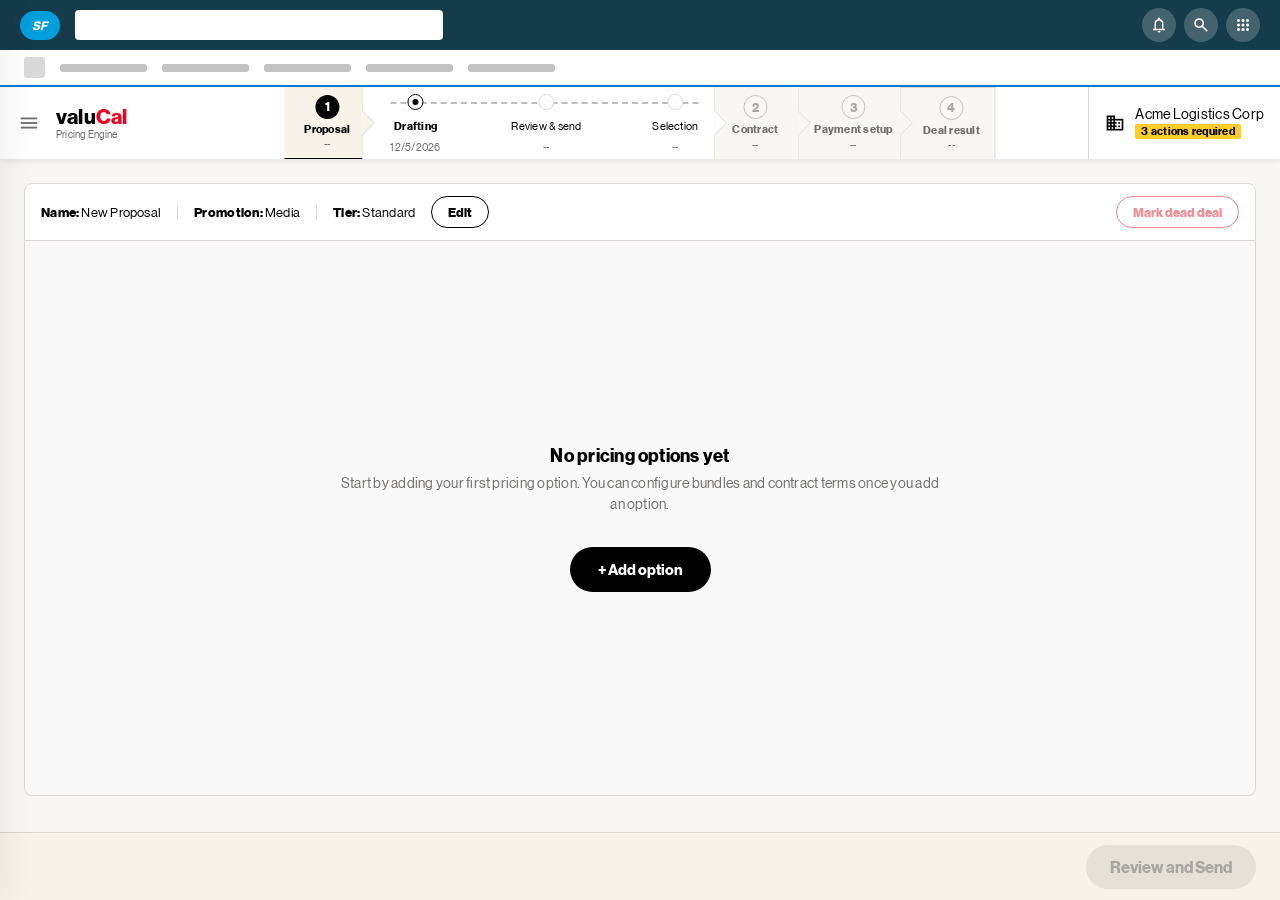
<file: index.html>
<!DOCTYPE html>
<html lang="en">
<head>
  <meta charset="UTF-8">
  <meta name="viewport" content="width=device-width, initial-scale=1.0">
  <title>ValuCal — Pricing Engine</title>
  <link rel="stylesheet" href="https://fonts.googleapis.com/css2?family=Material+Symbols+Outlined:opsz,wght,FILL,GRAD@20..48,100..700,0..1,-50..200" />
  <link rel="stylesheet" href="styles.css">
</head>
<body>
<!-- ── SF HEADER ──────────────────────────────────────────────── -->
<header class="sf-header">
  <div style="display:flex;align-items:center;gap:15px;">
    <div class="sf-mark" style="width:40px;height:29px;border-radius:999px;display:flex;align-items:center;justify-content:center;">
      <span style="color:white;font-weight:700;font-size:12px;font-style:italic;">SF</span>
    </div>
    <div class="sf-searchbar"></div>
  </div>
  <div class="sf-icons">
    <div class="sf-icon"><span class="material-symbols-outlined" style="color:white;font-size:18px;">notifications</span></div>
    <div class="sf-icon"><span class="material-symbols-outlined" style="color:white;font-size:18px;">search</span></div>
    <div class="sf-icon"><span class="material-symbols-outlined" style="color:white;font-size:18px;">apps</span></div>
  </div>
</header>
<nav class="sf-menu">
  <div style="width:21px;height:21px;background:rgba(0,0,0,0.15);border-radius:3px;flex-shrink:0;"></div>
  <div class="sf-menu-pill" style="width:87px;"></div>
  <div class="sf-menu-pill" style="width:87px;"></div>
  <div class="sf-menu-pill" style="width:87px;"></div>
  <div class="sf-menu-pill" style="width:87px;"></div>
  <div class="sf-menu-pill" style="width:87px;"></div>
</nav>

<!-- ── VC HEADER ──────────────────────────────────────────────── -->
<div class="app-wrap">
<div class="app-card">
  <div class="vc-header">

    <!-- Logo + menu -->
    <div class="vc-header-logo">
      <div class="vc-menu-btn" onclick="toggleSidebar(true)">
        <span class="material-symbols-outlined" style="font-size:22px;">menu</span>
      </div>
      <div class="vc-logo-wrap">
        <div class="vc-logo-name">valu<em>Cal</em></div>
        <div class="vc-logo-sub">Pricing Engine</div>
      </div>
    </div>

    <!-- Accordion nav — injected by renderNav() -->
    <div class="vc-nav" id="vc-nav"></div>

    <!-- Account -->
    <div class="vc-header-right">
      <div class="vc-account-icon">
        <span class="material-symbols-outlined" style="color:var(--black); font-size: 20px;">domain</span>
      </div>
      <div class="vc-account-info" id="account-status-trigger" onclick="openAccountSetupModal()" style="cursor: pointer;">
        <div class="vc-account-name">Acme Logistics Corp</div>
        <div id="account-badge" class="badge-pending">
          3 actions required
        </div>
      </div>
    </div>
  </div>

  <!-- ── WARNING BANNER (REMOVED) ─────────────────────────────────── -->
  <!-- <div class="warning-banner" id="warning-banner">...</div> -->

  <!-- vc-main-stepper hidden — replaced by accordion nav in header -->
  <div class="vc-main-stepper" style="display:none;">
    <div class="vc-step"><div class="vc-step-dot active" id="step-dot-1">1</div><span class="vc-step-label" id="step-label-1">Proposal</span></div>
    <div class="vc-step-caret"></div>
    <div class="vc-step"><div class="vc-step-dot pending" id="step-dot-2">2</div><span class="vc-step-label muted" id="step-label-2">Contract</span></div>
  </div>

  <!-- ── BODY ───────────────────────────────────────────────────── -->
  <div class="vc-body" id="vc-body">
    <!-- Sub stepper -->
    <div class="proposal-stepper" id="global-sub-stepper" style="display:none;">
      <div class="prop-steps">
        <div class="prop-step">
          <div class="prop-step-dot active" id="substep-dot-1"></div>
          <div class="prop-step-label" id="substep-label-1">Drafting</div>
          <div class="prop-step-date" id="substep-date-1"></div>
        </div>
        <div class="prop-line" id="substep-line-1"></div>
        <div class="prop-step">
          <div class="prop-step-dot pending" id="substep-dot-2"></div>
          <div class="prop-step-label muted" id="substep-label-2">Review & Send</div>
          <div class="prop-step-date" id="substep-date-2"></div>
        </div>
        <div class="prop-line" id="substep-line-2"></div>
        <div class="prop-step">
          <div class="prop-step-dot pending" id="substep-dot-3"></div>
          <div class="prop-step-label muted" id="substep-label-3">Selection</div>
          <div class="prop-step-date" id="substep-date-3"></div>
        </div>
      </div>
    </div>

<!-- ── SUCCESS BANNER ──────────────────────────────────────────── -->
<div class="success-banner hidden" id="success-banner">
  <div class="success-banner-left">
    <span class="material-symbols-outlined success-banner-icon">check_circle</span>
    <div>
      <div class="success-banner-title" id="success-title">Proposal sent successfully</div>
      <div class="success-banner-sub" id="success-sub">Your Fleet Solutions Proposal has been sent to acme.logistics@acmecorp.com</div>
    </div>
  </div>
  <button class="success-banner-close" onclick="dismissSuccessBanner()"><span class="material-symbols-outlined success-banner-close-icon">close</span></button>
</div>

<!-- Global Approval Banner -->
<div class="warning-banner hidden" id="global-approval-banner" style="background: #FFF7ED; border-bottom: 1px solid #FFEDD5; top: 198px; z-index: 52;">
  <div class="warning-banner-left" style="color: #B95319;">
    <span class="material-symbols-outlined" style="font-size:24px; color: #B95319;">error</span>
    <div>
      <div style="font-size:14px; font-weight: 700;">Global Deal Approval Required</div>
      <div style="font-size:11px; font-weight:400;">This proposal is currently non-standard and requires management review.</div>
    </div>
  </div>
  <div class="warning-banner-right">
    <button class="btn-view-actions" style="border-color: #B95319; color: #B95319;" onclick="handleRequestApproval()">Request Approval</button>
  </div>
</div>

    <!-- SCREEN 1: DRAFTING / EMPTY ──────────────────────────────── -->
    <div id="screen-drafting" class="content-area">
      <!-- Proposal meta header -->
      <div class="proposal-header">
        <div class="prop-meta">
          <span><strong>Name:</strong><span class="header-prop-name">New Proposal</span></span>
          <span><strong>Promotion:</strong><span class="header-prop-promo">Media</span></span>
          <span><strong>Tier:</strong><span class="header-prop-tier">Standard</span></span>
          <button class="btn-edit" onclick="openEditProposalModal()">Edit</button>
        </div>
        <button id="btn-mark-dead-draft" class="btn-edit btn-mark-dead" onclick="openMarkDeadModal()" disabled>
          Mark dead deal
        </button>
      </div>

      <!-- Approval snackbar — injected by updateApprovalSnackbar() -->
      <div id="approval-snackbar-wrap"></div>

      <!-- Empty state -->
    <div class="empty-proposal" id="empty-state">
      <h3>No pricing options yet</h3>
      <p>Start by adding your first pricing option. You can configure bundles and contract terms once you add an option.</p>
      <button class="btn-add-option" onclick="openConfigureBundle()">+ Add option</button>
    </div>

    <!-- Options grid (hidden initially) -->
    <div class="options-grid hidden" id="options-grid">
      <!-- Options injected by JS -->
    </div>
  </div>

  <!-- SCREEN 2: PROPOSAL REVIEW (Review & Send) ────────────────── -->
  <div id="screen-proposal-review" class="content-area hidden" style="padding-bottom: 80px;">

    <!-- Unified Review Container — no separate header bar -->
    <div class="review-master-container" style="margin-top: 0;">
      <div class="review-header-bar">
        <div style="font-weight: 700; font-size: 16px; color: var(--black);">Finalize Your Proposal Package</div>
        <button class="btn-edit btn-mark-dead" onclick="openMarkDeadModal()">Mark dead deal</button>
      </div>
      
      <div class="review-content-layout">
        <!-- Left: Message Form -->
        <div class="review-message-pane">
          <div style="font-size: 20px; font-weight: 700; color: var(--black); margin-bottom: 32px;">Message</div>
          
          <div style="margin-bottom: 24px;">
            <label class="field-label" style="font-weight: 400; color: var(--black); font-size: 11px; margin-bottom: 8px;">To</label>
            <input type="text" id="prop-msg-to" class="vds-input" style="border:1px solid var(--black); border-radius: 8px; padding:12px; height: 50px;" value="" placeholder="Enter email..." oninput="updateSendBtn()">
          </div>
          
          <div style="margin-bottom: 24px;">
            <label class="field-label" style="font-weight: 400; color: var(--black); margin-bottom: 8px;">Subject</label>
            <input type="text" id="prop-msg-subject" class="vds-input" style="border:1px solid var(--black); border-radius: 8px; padding:12px; height: 50px;" value="" placeholder="Enter subject..." oninput="updateSendBtn()">
          </div>
          
          <div style="position: relative;">
            <label class="field-label" style="font-weight: 400; color: var(--black); font-size: 11px; margin-bottom: 8px;">Message</label>
            <textarea id="prop-msg-body" style="width:100%; border:1px solid var(--black); border-radius: 8px; padding:16px; min-height: 400px; font-family: 'Archivo', sans-serif; resize: none;" oninput="updateCharCount(this)"></textarea>
            <div id="prop-char-count" style="position: absolute; bottom: -20px; right: 0; font-size: 11px; color: var(--black);"><span id="char-count">0</span>/2000</div>
          </div>
        </div>

        <!-- Right: Document Preview -->
        <div class="review-preview-pane">
           <div style="display: flex; justify-content: space-between; align-items: center; margin-bottom: 4px;">
             <div style="font-size: 18px; font-weight: 700; color: var(--black);">Proposal review</div>
             <button type="button" style="background:none;border:none;cursor:pointer;display:flex;align-items:center;padding:4px;border-radius:4px;color:var(--black);" title="Expand" onclick="openProposalPdfTab()"><svg width="16" height="16" viewBox="0 0 16 16" fill="none" stroke="currentColor" stroke-width="1.5" stroke-linecap="round"><path d="M10 2h4v4M6 14H2v-4M14 2l-5 5M2 14l5-5"/></svg></button>
           </div>
           <div style="font-size:11px;color:var(--gray-600);margin-bottom:8px;">Configure your proposal</div>
           <!-- Configure your proposal dropdown -->
           <div style="position: relative; margin-bottom: 16px;">
             <button class="materials-dropdown-btn" id="materials-btn" onclick="toggleMaterialsMenu()" style="border-radius:8px;height:44px;">
               <span id="materials-label">Select the materials to include in the presentation packet for the customer</span>
               <span class="material-symbols-outlined" style="font-size:16px;flex-shrink:0;">expand_more</span>
             </button>
             <div class="materials-menu hidden" id="materials-menu">
               <div class="materials-menu-item" onclick="toggleMaterial(this)">
                 <input type="checkbox" checked>
                 <div><div style="font-size:13px;font-weight:700;">Benefits Calculation</div><div style="font-size:11px;color:var(--gray-600);">Includes projected ROI and operational savings estimates.</div></div>
               </div>
               <div class="materials-menu-item" onclick="toggleMaterial(this)">
                 <input type="checkbox" checked>
                 <div><div style="font-size:13px;font-weight:700;">Industry Business Case</div><div style="font-size:11px;color:var(--gray-600);">Appends relevant case studies and industry benchmarks.</div></div>
               </div>
               <div class="materials-menu-item" onclick="toggleMaterial(this)">
                 <input type="checkbox">
                 <div><div style="font-size:13px;font-weight:700;">Competitive Comparison</div><div style="font-size:11px;color:var(--gray-600);">Side-by-side analysis with competitor offerings.</div></div>
               </div>
               <div class="materials-menu-item" onclick="toggleMaterial(this)">
                 <input type="checkbox">
                 <div><div style="font-size:13px;font-weight:700;">Implementation Timeline</div><div style="font-size:11px;color:var(--gray-600);">Projected onboarding and deployment schedule.</div></div>
               </div>
             </div>
           </div>

           <div class="review-preview-card">
              <div class="doc-viewer" id="prop-doc-viewer">
                <!-- Proposal Content Injected by JS -->
              </div>
           </div>
        </div>
      </div>
    </div>
  </div>

  <div id="screen-proposal-selection" class="content-area hidden" style="padding-bottom: 80px;">

    <!-- White card: header row + cards container -->
    <div style="background:white; border:1px solid var(--gray-200); border-radius:8px; overflow:hidden;">

      <!-- Proposal meta header row -->
      <div class="proposal-header" style="border-radius:0; border:none; border-bottom:1px solid var(--gray-200);">
        <div class="prop-meta">
          <span><strong>Name:</strong> <span class="header-prop-name">New Proposal</span></span>
          <span><strong>Promotion:</strong> <span class="header-prop-promo">Media</span></span>
          <span><strong>Tier:</strong> <span class="header-prop-tier">Standard</span></span>
        </div>
        <div class="selection-header-actions">
          <button id="btn-mark-dead-selection" class="btn-edit btn-mark-dead" type="button" onclick="openMarkDeadModal()" disabled>Mark dead deal</button>
          <div class="selection-more-wrap">
            <button class="btn-more-dots" type="button" onclick="toggleMoreMenu()" aria-label="More actions" aria-haspopup="true" aria-expanded="false">
              <span class="material-symbols-outlined" style="font-size:20px;">more_vert</span>
            </button>
            <div id="more-menu-selection" class="custom-dropdown hidden" role="menu">
              <div class="dropdown-option" role="menuitem" onclick="selectionMenuEditProposal()">Edit proposal</div>
              <div class="dropdown-option" role="menuitem" onclick="viewProposalHistory()">View history</div>
            </div>
          </div>
        </div>
      </div>

      <!-- Mismo contenedor gris que options-grid: título + cards -->
      <div class="selection-content">
        <div class="selection-step-hero" aria-label="Selection step">
          <h2 class="selection-step-title">Finalize selection</h2>
          <p class="selection-step-sub">Select the option your customer has chosen to move forward with the contract generation.</p>
        </div>
        <div class="selection-grid" id="selection-grid">
          <!-- Options injected by renderSelectionOptions() — option-card (readonly) -->
        </div>
      </div>

    </div>
  </div>

  <!-- SCREEN 4: CONTRACT (Step 1: Review & Send) ────────────────── -->
  <!-- ══ SIGN & PAYMENT SETUP SCREEN ══════════════════════════════ -->
  <div id="screen-contract" class="content-area hidden" style="padding-bottom: 80px;">

    <!-- Contract sub-stepper (only for Sign & payment view) -->
    <div class="contract-stepper hidden" id="contract-sub-stepper">
      <div class="c-steps">
        <div class="c-step">
          <div class="c-step-dot active" id="c-dot-1"></div>
          <div class="c-step-label" id="c-dot-label-1">Review and send</div>
          <div class="c-step-date" id="contract-date-1"></div>
        </div>
        <div class="c-line" id="c-line-1"></div>
        <div class="c-step">
          <div class="c-step-dot pending" id="c-dot-2"></div>
          <div class="c-step-label muted" id="c-dot-label-2">Sign &amp; Payment setup</div>
          <div class="c-step-date" id="contract-date-2"></div>
        </div>
        <div class="c-line" id="c-line-2"></div>
        <div class="c-step">
          <div class="c-step-dot pending" id="c-dot-3"></div>
          <div class="c-step-label muted" id="c-dot-label-3">Deal Result</div>
          <div class="c-step-date" id="contract-date-3"></div>
        </div>
      </div>
    </div>

    <!-- ── PHASE 1: Review & Send (proposal-style layout) ── -->
    <div id="contract-phase-review" class="review-master-container" style="margin-top:0;">
      <div class="review-header-bar">
        <div style="font-size:16px; font-weight:400; color:var(--black);">
          Verify the contract terms and prepare the delivery message for the customer.
        </div>
        <div style="display:flex; align-items:center; gap:8px; position:relative;">
          <button class="btn-edit" style="height:30px; padding:4px 14px; font-size:11px;" onclick="openFulfillmentModal()">Configure fulfillment</button>
          <button class="btn-more-dots" type="button" onclick="toggleContractMenu(event)" aria-label="More actions">
            <span class="material-symbols-outlined" style="font-size:20px;">more_vert</span>
          </button>
          <div id="more-menu-contract" class="custom-dropdown hidden" style="right:0;left:auto;width:220px;top:calc(100% + 4px);position:absolute;">
            <div class="dropdown-option" onclick="openContractModifyConfirmModal()">Modify proposal</div>
            <div class="dropdown-option" onclick="viewProposalHistory()">View history</div>
            <div id="sim-title-contract" class="dropdown-option simulation-title">
              Simulation
            </div>
            <div id="sim-contract-signed-contract" class="dropdown-option simulation-action" onclick="simulateContractSigned()">Contract signed</div>
            <div id="sim-payment-setup-contract" class="dropdown-option simulation-action" onclick="simulatePaymentSetup()">Payment setup configured</div>
          </div>
        </div>
      </div>
      <div class="review-content-layout">
        <!-- Left: message form -->
        <div class="review-message-pane">
          <div style="font-size:20px; font-weight:700; margin-bottom:28px;">Message</div>
          <div class="vds-field" style="margin-bottom:16px;">
            <label class="vds-label">To</label>
            <input class="vds-input" type="text" id="contract-msg-to" placeholder="Enter email…" oninput="updateContractSendBtn()">
          </div>
          <div class="vds-field" style="margin-bottom:16px;">
            <label class="vds-label">Subject</label>
            <input class="vds-input" type="text" id="contract-msg-subject" placeholder="Enter subject…" oninput="updateContractSendBtn()">
          </div>
          <div class="vds-field">
            <label class="vds-label">Message</label>
            <textarea class="vds-textarea" id="contract-msg-body" style="min-height:360px;" oninput="updateContractCharCount(this);updateContractSendBtn();"></textarea>
            <div style="font-size:11px; color:var(--gray-400); text-align:right; margin-top:4px;"><span id="contract-char-count">0</span>/2000</div>
          </div>
        </div>
        <!-- Right: contract preview -->
        <div class="review-preview-pane">
          <div style="display:flex; justify-content:space-between; align-items:center; margin-bottom:16px;">
            <div style="font-size:18px; font-weight:700;">Contract preview</div>
            <button type="button" style="background:none;border:none;cursor:pointer;display:flex;align-items:center;padding:4px;border-radius:4px;color:var(--black);" title="Expand" onclick="openContractPdfTab()"><svg width="16" height="16" viewBox="0 0 16 16" fill="none" stroke="currentColor" stroke-width="1.5" stroke-linecap="round"><path d="M10 2h4v4M6 14H2v-4M14 2l-5 5M2 14l5-5"/></svg></button>
          </div>
          <div class="review-preview-card">
            <div class="doc-viewer" id="contract-doc-viewer"></div>
          </div>
        </div>
      </div>
    </div>

    <!-- ── PHASE 2: Sign & Payment (action bar + preview only) ── -->
    <div id="contract-phase-signpay" class="hidden" style="background:white; border:1px solid var(--gray-200); border-radius:8px; overflow:hidden;">
      <!-- Action bar -->
      <div class="sp-action-bar">
        <div class="sp-status-text" id="sp-status-text">Contact the customer to confirm receipt and assist with the digital signature</div>
        <div style="display:flex; gap:8px; align-items:center; position:relative;">
          <button class="sp-fulfillment-btn" onclick="openFulfillmentModal()">
            Configure fulfillment
          </button>
          <button type="button" class="btn-more-dots" onclick="toggleContractMenu2(event)">
            <span class="material-symbols-outlined" style="font-size:20px;">more_vert</span>
          </button>
          <div id="more-menu-contract2" class="custom-dropdown hidden" style="right:0;left:auto;width:220px; top:calc(100% + 4px); position:absolute;">
            <div class="dropdown-option" onclick="openContractModifyConfirmModal()">Modify proposal</div>
            <div class="dropdown-option" onclick="viewProposalHistory()">View history</div>
            <div id="sim-title-contract2" class="dropdown-option simulation-title">
              Simulation
            </div>
            <div id="sim-contract-signed-contract2" class="dropdown-option simulation-action" onclick="simulateContractSigned()">Contract signed</div>
            <div id="sim-payment-setup-contract2" class="dropdown-option simulation-action" onclick="simulatePaymentSetup()">Payment setup configured</div>
          </div>
        </div>
      </div>
      <!-- Preview only -->
      <div style="background:#F9FAFB; padding:24px; display:flex; justify-content:center;">
        <div style="width:100%; max-width:820px;">
          <div class="sp-preview-header">
            <div class="sp-preview-title">Contract preview</div>
            <button type="button" class="sp-preview-expand" title="Expand" onclick="openContractPdfTab()"><svg width="16" height="16" viewBox="0 0 16 16" fill="none" stroke="currentColor" stroke-width="1.5" stroke-linecap="round"><path d="M10 2h4v4M6 14H2v-4M14 2l-5 5M2 14l5-5"/></svg></button>
          </div>
          <div style="background:white; border:1px solid var(--gray-200); border-radius:4px;">
          <div class="doc-viewer" id="contract-doc-viewer2" style="padding:32px;"></div>
          </div>
        </div>
      </div>
    </div>

  </div>

  <!-- ══ DEAL RESULT SCREEN ══════════════════════════════════════ -->
  <div id="screen-deal-result" class="content-area hidden" style="padding-bottom: 80px;">

    <!-- Contract sub-stepper — all steps complete -->
    <div id="deal-result-substepper" class="contract-stepper">
      <div class="c-steps">
        <div class="c-step">
          <div class="c-step-dot done"></div>
          <div class="c-step-label">Review and send</div>
          <div class="c-step-date" id="deal-date-1"></div>
        </div>
        <div class="c-line done"></div>
        <div class="c-step">
          <div class="c-step-dot done"></div>
          <div class="c-step-label">Sign &amp; Payment setup</div>
          <div class="c-step-date" id="deal-date-2"></div>
        </div>
        <div class="c-line done"></div>
        <div class="c-step">
          <div class="c-step-dot active"></div>
          <div class="c-step-label">Deal Result</div>
          <div class="c-step-date" id="deal-date-3"></div>
        </div>
      </div>
    </div>

    <!-- Close button row -->
    <div id="deal-result-close-row" style="display:flex; justify-content:flex-end; margin-bottom:24px; gap:8px; align-items:center; position:relative;">
      <button type="button" class="vds-btn-secondary" onclick="closeDealResult()">Create new proposal</button>
      <button type="button" class="btn-more-dots" onclick="toggleDealResultMenu(event)" aria-label="More actions">
        <span class="material-symbols-outlined" style="font-size:20px;">more_vert</span>
      </button>
      <div id="more-menu-deal-result" class="custom-dropdown hidden" style="right:0;left:auto;width:220px;top:calc(100% + 4px);position:absolute;">
        <div class="dropdown-option" onclick="viewProposalHistory()">View history</div>
        <div class="dropdown-option" onclick="openDealResultViewContractConfirmModal()">View contract</div>
      </div>
    </div>

    <!-- Centered deal result state -->
    <div style="display:flex; flex-direction:column; align-items:center; justify-content:center; padding:48px 24px; text-align:center;">

      <!-- Icon -->
      <div id="deal-result-icon" style="margin-bottom:24px;">
      </div>

      <!-- Title -->
      <h2 id="deal-result-title" style="font-size:28px; font-weight:700; color:#000; margin-bottom:12px; line-height:1.2;">
      </h2>

      <!-- Subtitle -->
      <p id="deal-result-subtitle" style="font-size:14px; color:var(--gray-600); margin-bottom:36px; line-height:1.6; max-width:420px;">
      </p>

      <!-- CTAs -->
      <div style="display:flex; flex-direction:column; gap:12px; width:100%; max-width:320px;">
        <button type="button" id="deal-result-primary-btn" class="vds-btn-primary vds-btn-primary--block" onclick="openFulfillmentModal()">
          Continue fulfillment process (10%)
        </button>
      </div>

    </div>
  </div>

    <div class="vc-footer">
    <button type="button" class="btn-footer-back" id="footer-back" onclick="goBack()">
      Back
    </button>
    <div class="vc-footer-actions">
      <button type="button" id="btn-skip-to-selection" class="hidden vds-btn-secondary-sm review-skip-to-selection" title="Go to option selection without sending the proposal" onclick="returnToOptionSelectionFromReview()">Skip</button>
      <button class="btn-footer-send" id="footer-send" onclick="handleSend()" disabled>
        Review and Send
      </button>
    </div>
  </div>
</div><!-- end app-card -->
</div><!-- end app-wrap -->

  <!-- MARK DEAD DEAL MODAL ─────────────────────────────────────── -->
  <div class="overlay" id="mark-dead-overlay">
    <div class="mark-dead-modal">
      <div class="mark-dead-header">
        <h2 class="mark-dead-title">You are about to close this quoting session.</h2>
        <button class="btn-modal-close mark-dead-close" onclick="closeMarkDeadModal()">
          <span class="material-symbols-outlined">close</span>
        </button>
      </div>
      <div class="mark-dead-body">
        <p class="mark-dead-sub">
          Please select the primary reason the customer declined the proposal.
        </p>
        <div class="mark-dead-field">
          <label class="field-label mark-dead-label">Reason</label>
          <select class="dead-reason-select" id="dead-reason-select" onchange="updateMarkDeadConfirmBtn()">
            <option value="" disabled selected>Select a reason</option>
            <option value="price">Price too high</option>
            <option value="competitor">Went with competitor</option>
            <option value="features">Missing required features</option>
            <option value="cancelled">Project cancelled / delayed</option>
            <option value="unresponsive">Customer unresponsive</option>
          </select>
        </div>
      </div>
      <div class="mark-dead-actions">
        <button class="vds-btn-secondary" onclick="closeMarkDeadModal()">Cancel</button>
        <button id="btn-confirm-rejection" class="vds-btn-primary" onclick="confirmMarkDead()" disabled>
          Confirm rejection
        </button>
      </div>
    </div>
  </div>

<!-- SIDEBAR MENU -->
<div id="sidebar-overlay" class="sidebar-overlay" onclick="toggleSidebar(false)"></div>
<div id="sidebar" class="sidebar">
  <div class="sidebar-header">
    <div class="sidebar-logo-group">
      <div class="sidebar-logo">
        <h2>valu</h2><span>Cal</span>
      </div>
      <div class="sidebar-subtitle">Pricing Engine</div>
    </div>
    <button class="btn-close-sidebar" onclick="toggleSidebar(false)">
      <span class="material-symbols-outlined" style="font-size:32px;">close</span>
    </button>
  </div>
  <nav class="sidebar-nav">
    <a href="#" class="sidebar-item active">Home</a>
    <a href="#" class="sidebar-item" onclick="openResourcesPage(event)">Resources</a>
    <a href="#" class="sidebar-item" onclick="openCaseStudiesPage(event)">Case studies</a>
  </nav>
</div>

<!-- CONFIGURE BUNDLE MODAL -->
<div class="overlay" id="bundle-overlay">
  <div class="bundle-modal">
    <div class="bundle-modal-header">
      <div>
        <div class="bundle-modal-title">Configure Bundle</div>
        <div class="bundle-modal-sub" id="bundle-option-label">Option 1</div>
      </div>
      <button class="btn-modal-close" onclick="closeBundleModal()"><span class="material-symbols-outlined">close</span></button>
    </div>
    <div class="bundle-modal-body">
      <div class="bundle-modal-form">
        <div class="field-label">Quantity</div>
        <div class="qty-stepper">
          <button class="qty-btn" onclick="changeQty(-1)"><span class="material-symbols-outlined">remove</span></button>
          <div class="qty-val" id="qty-display">15</div>
          <button class="qty-btn" onclick="changeQty(1)"><span class="material-symbols-outlined">add</span></button>
        </div>

        <div style="margin-top:20px;">
          <div class="field-label">Core product</div>
          <div class="custom-select-wrap">
            <button class="custom-select-btn" id="core-btn" onclick="toggleCoreDropdown()">
              <span id="core-label">Select core</span>
              <span class="material-symbols-outlined">expand_more</span>
            </button>
            <div class="custom-dropdown hidden" id="core-dropdown">
              <div class="dropdown-group-label">Vehicle tracking</div>
              <div class="dropdown-option" onclick="selectCore('vtu')">VTU Only</div>
              <div class="dropdown-option" onclick="selectCore('vtu-ffc')">VTU + Forward Facing Camera</div>
              <div class="dropdown-option" onclick="selectCore('vtu-dual')">VTU + Dual Camera</div>
              <div class="dropdown-group-label">Asset Tracking</div>
              <div class="dropdown-option" onclick="selectCore('asset-powered')">Powered Asset</div>
              <div class="dropdown-option" onclick="selectCore('asset-nonpowered')">Non-Powered Asset</div>
            </div>
          </div>
        </div>

        <div id="addons-section" class="hidden">
           <div id="addons-vehicle" class="addon-section">
              <div class="addon-section-title">Feature add-ons</div>
              <label class="addon-checkbox"><input type="checkbox" id="addon-driver-id" onchange="onAddonChange()"> Driver ID (+$2.00)</label>
              <label class="addon-checkbox"><input type="checkbox" id="addon-privacy" onchange="onAddonChange()"> Privacy Button (+$1.00)</label>
              <label class="addon-checkbox"><input type="checkbox" id="addon-logbook" onchange="onAddonChange()"> Logbook (+$3.00)</label>
              <label class="addon-checkbox"><input type="checkbox" id="addon-sd-256" onchange="onAddonChange()"> 256 GB SD Card (+$5.00)</label>
              <label class="addon-checkbox"><input type="checkbox" id="addon-adas" onchange="onAddonChange()"> ADAS (+$5.00)</label>
              <label class="addon-checkbox"><input type="checkbox" id="addon-evc" onchange="onAddonChange()"> Extended View Cameras (+$15.00)</label>
              <label class="addon-checkbox"><input type="checkbox" id="addon-monitor" onchange="onAddonChange()"> In-Cab Monitor (+$12.00)</label>
           </div>
        </div>
      </div>
      <div class="bundle-modal-preview">
        <div class="preview-label">Bundle preview</div>
        <div class="preview-price">$<span id="preview-price-val">--</span><span>/month</span></div>
        <div class="preview-term-badge" id="preview-term-badge">36 month term contract</div>
        
        <div class="preview-promo">
          <div class="preview-promo-label">Promo</div>
          <div class="custom-select-wrap">
            <button class="custom-select-btn" id="bundle-promo-btn" onclick="togglePromoDropdown()">
              <span id="bundle-promo-label">Select</span>
              <span class="material-symbols-outlined">expand_more</span>
            </button>
            <div class="custom-dropdown hidden" id="bundle-promo-dropdown">
              <div class="dropdown-option" onclick="selectBundlePromo('none')">Select</div>
              <div class="dropdown-option" onclick="selectBundlePromo('media')">Media Promo (−20%)</div>
            </div>
          </div>
        </div>

        <div id="preview-lines" class="preview-line-items hidden"></div>
      </div>
    </div>
    <div class="bundle-modal-footer">
      <button class="btn-cancel" onclick="closeBundleModal()">Cancel</button>
      <button class="btn-create" id="btn-create" onclick="createBundle()" disabled>Create</button>
    </div>
  </div>
</div>

<!-- EDIT PROPOSAL MODAL -->
<div class="overlay" id="edit-proposal-overlay">
  <div class="bundle-modal" style="width: 480px; height: auto; max-height: 80vh;">
    <div class="bundle-modal-header">
      <div>
        <div class="bundle-modal-title">Edit Proposal Info</div>
        <div class="bundle-modal-sub">Update general configuration</div>
      </div>
      <button class="btn-modal-close" onclick="closeEditProposalModal()"><span class="material-symbols-outlined">close</span></button>
    </div>
    <div class="bundle-modal-body" style="display: block; padding: 24px;">
      <div class="form-group" style="margin-bottom: 20px;">
        <label class="field-label">Proposal Name</label>
        <input type="text" id="edit-prop-name" class="vds-input" style="border: 1px solid var(--gray-300); padding: 12px; border-radius: 8px;">
      </div>
      <div class="form-group" style="margin-bottom: 20px;">
        <label class="field-label">Promotion</label>
        <select id="edit-prop-promo" class="term-select" style="background-position: right 12px center;">
          <option value="Standard">Standard</option>
          <option value="Media">Media Promo</option>
        </select>
      </div>
      <div class="form-group" style="margin-bottom: 20px;">
        <div style="display:flex; justify-content:space-between; align-items:center; margin-bottom:6px;">
          <label class="field-label" style="margin-bottom:0;">Volume Tier Override</label>
          <span style="font-size:10px; color:var(--orange); font-weight:700; ">Forces Approval</span>
        </div>
        <select id="edit-prop-tier" class="term-select" style="border-color: var(--orange); background-position: right 12px center;">
          <option value="-1">Standard (Auto)</option>
          <option value="1">Tier 10-19 (5%)</option>
          <option value="2">Tier 20-49 (10%)</option>
          <option value="3">Tier 50-99 (15%)</option>
          <option value="4">Tier 100+ (20%)</option>
        </select>
      </div>
    </div>
    <div class="bundle-modal-footer">
      <button class="btn-cancel" onclick="closeEditProposalModal()">Cancel</button>
      <button class="btn-create" onclick="saveProposalInfo()">Save changes</button>
    </div>
  </div>
</div>

<!-- CONFIRM SELECTION MODAL -->
<div class="overlay" id="confirm-selection-overlay">
  <div class="confirm-modal">
    <div style="display: flex; justify-content: flex-end; margin-top: -20px; margin-right: -20px;">
      <button class="btn-modal-close" onclick="closeConfirmModal()"><span class="material-symbols-outlined">close</span></button>
    </div>
    <div class="confirm-modal-title">Confirm selection</div>
    <div class="confirm-modal-body" id="confirm-selection-body">
      This will lock the quoting session and initiate the contract generation process.
    </div>
    <div class="confirm-modal-actions">
      <button class="btn-confirm-cancel" onclick="closeConfirmModal()">Cancel</button>
      <button class="btn-confirm-lock" onclick="confirmAndLockDeal()">Confirm & lock deal</button>
    </div>
  </div>
</div>

<!-- PROPOSAL HISTORY MODAL -->
<div class="overlay" id="proposal-history-overlay" onclick="closeProposalHistoryModal()">
  <div class="confirm-modal proposal-history-modal" onclick="event.stopPropagation()">
    <div style="display: flex; justify-content: flex-end; margin-top: -20px; margin-right: -20px;">
      <button class="btn-modal-close" onclick="closeProposalHistoryModal()"><span class="material-symbols-outlined">close</span></button>
    </div>
    <div class="confirm-modal-title">Proposal history</div>
    <div id="proposal-history-list" class="proposal-history-list"></div>
  </div>
</div>

<!-- FULFILLMENT CONFIGURATION MODAL (Advanced) -->
<div class="overlay" id="fulfillment-overlay">
  <div class="fulfillment-modal">
    <div class="fulfillment-header">
      <div>
        <h2 style="font-size:18px;font-weight:800;">Fulfillment &amp; Shipping</h2>
        <p id="fulfillment-subtitle" style="font-size:12px;color:var(--gray-600);margin-top:2px;">Acme Logistics Corp</p>
      </div>
      <button class="btn-modal-close" onclick="closeFulfillmentModal()">
        <svg width="14" height="14" viewBox="0 0 15.185 15.185" fill="currentColor"><path d="M 8.889 7.593 L 15.185 13.889 L 13.889 15.185 L 7.593 8.889 L 1.296 15.185 L 0 13.889 L 6.296 7.593 L 0 1.296 L 1.296 0 L 7.593 6.296 L 13.889 0 L 15.185 1.296 L 8.889 7.593 Z"/></svg>
      </button>
    </div>
    <div class="ff-tab-bar">
      <div class="ff-tab active" id="fftab-addresses" onclick="switchFulfillmentMainTab('addresses')">Address Configuration</div>
      <div class="ff-tab" id="fftab-vehicles" onclick="switchFulfillmentMainTab('vehicles')">Vehicle Assignment</div>
    </div>
    <div class="fulfillment-layout">
      <div class="fulfillment-sidebar" id="ff-sidebar"></div>
      <div class="fulfillment-body" id="ff-body"></div>
    </div>
    <div class="fulfillment-footer">
      <button class="vds-btn-secondary" onclick="closeFulfillmentModal()">Cancel</button>
      <button type="button" class="vds-btn-primary" onclick="saveFulfillmentConfig()">Save Configuration</button>
    </div>
  </div>
</div>
<!-- Account setup modal (opens when an option is selected and account is not yet validated) -->
<div class="overlay" id="account-setup-overlay" onclick="closeAccountSetupModal()">
  <div class="account-setup-modal" role="dialog" aria-modal="true" aria-labelledby="account-setup-title" onclick="event.stopPropagation()">
    <div class="account-setup-header">
      <h2 class="account-setup-title" id="account-setup-title">Account setup incomplete</h2>
      <button type="button" class="btn-modal-close account-setup-close" onclick="closeAccountSetupModal()" aria-label="Close">
        <span class="material-symbols-outlined">close</span>
      </button>
    </div>
    <p class="account-setup-sub">
      Some required information is missing or incorrect in Salesforce.
      Complete the fields below to continue with the contract.
    </p>

    <div class="account-setup-section">
      <div class="account-setup-section-title">Billing Address</div>
      <label class="field-label account-setup-label">Zip Code</label>
      <input id="acc-setup-zip" class="vds-input account-setup-input" type="text" oninput="updateAccountSetupSaveState()">
    </div>

    <div class="account-setup-divider"></div>

    <div class="account-setup-section">
      <div class="account-setup-section-title">Tax ID</div>
      <label class="field-label account-setup-label">Tax ID</label>
      <input id="acc-setup-taxid" class="vds-input account-setup-input" type="text" oninput="updateAccountSetupSaveState()">
    </div>

    <div class="account-setup-divider"></div>

    <div class="account-setup-section">
      <div class="account-setup-section-title">Primary Contact</div>
      <label class="field-label account-setup-label">Phone</label>
      <input id="acc-setup-phone" class="vds-input account-setup-input" type="text" oninput="updateAccountSetupSaveState()">
    </div>

    <div class="account-setup-actions">
      <button type="button" class="vds-btn-secondary" onclick="closeAccountSetupModal()">Cancel</button>
      <button type="button" id="btn-account-setup-save" class="vds-btn-primary" onclick="saveAccountSetup()" disabled>Save &amp; validate</button>
    </div>

    <div id="account-setup-validate-loader" class="account-setup-validate-loader hidden" role="status" aria-live="polite" aria-label="Validating account">
      <div class="account-setup-validate-loader-inner">
        <div class="account-setup-validate-spinner" aria-hidden="true"></div>
        <div class="account-setup-validated-icon hidden" aria-hidden="true">
          <span class="material-symbols-outlined">check_circle</span>
        </div>
        <div class="account-setup-validate-loader-text">Validating account…</div>
      </div>
    </div>
  </div>
</div>

<!-- Confirm modify from contract -->
<div class="overlay" id="contract-modify-overlay" onclick="closeContractModifyConfirmModal()">
  <div class="confirm-modal" onclick="event.stopPropagation()">
    <div style="display: flex; justify-content: flex-end; margin-top: -20px; margin-right: -20px;">
      <button class="btn-modal-close" onclick="closeContractModifyConfirmModal()"><span class="material-symbols-outlined">close</span></button>
    </div>
    <div class="confirm-modal-title" id="contract-modify-title">Modify proposal?</div>
    <div class="confirm-modal-body" id="contract-modify-body">
      If you modify the proposal, you will return to the Proposal section and the current contract progress will be discarded. Are you sure you want to proceed?
    </div>
    <div class="confirm-modal-actions">
      <button class="btn-confirm-cancel" onclick="closeContractModifyConfirmModal()">Cancel</button>
      <button class="btn-confirm-lock" id="contract-modify-proceed-btn" onclick="proceedContractModifyFromContract()">Proceed</button>
    </div>
  </div>
</div>

<!-- Signature completed modal (auto-shown during Signature step) -->
<div class="overlay" id="signature-complete-overlay">
  <div class="signature-complete-modal" role="dialog" aria-modal="true" aria-labelledby="signature-complete-title">
    <h2 class="signature-complete-title" id="signature-complete-title">Signature completed</h2>
    <p class="signature-complete-sub">
      The document is signed. Redirecting now to validate the payment setup and finalize the process.
    </p>
    <button type="button" id="signature-complete-continue-btn" class="signature-complete-continue" onclick="continueFromSignatureCompleted()">
      Continue (4s)
    </button>
  </div>
</div>

<!-- PDF viewer modal -->
<div class="overlay" id="pdf-viewer-overlay" onclick="closePdfViewerModal()">
  <div class="pdf-modal" role="dialog" aria-modal="true" aria-labelledby="pdf-viewer-title" onclick="event.stopPropagation()">
    <div class="pdf-modal-toolbar">
      <div class="pdf-modal-title" id="pdf-viewer-title">Document preview</div>
      <div class="pdf-modal-actions">
        <button type="button" class="pdf-modal-btn" id="pdf-viewer-download-btn" onclick="downloadPdfFromModal()">Download PDF</button>
        <button type="button" class="pdf-modal-btn" onclick="printPdfFromModal()">Print</button>
        <button type="button" class="btn-modal-close pdf-modal-close" onclick="closePdfViewerModal()" aria-label="Close PDF preview">
          <span class="material-symbols-outlined">close</span>
        </button>
      </div>
    </div>
    <div class="pdf-modal-body">
      <div class="pdf-modal-sheet">
        <div id="pdf-viewer-content" class="doc-viewer"></div>
      </div>
    </div>
  </div>
</div>

<!-- Case studies modal -->
<div class="overlay" id="case-studies-overlay" onclick="closeCaseStudiesModal()">
  <div class="pdf-modal case-modal-shell" role="dialog" aria-modal="true" aria-labelledby="case-studies-title" onclick="event.stopPropagation()">
    <div class="pdf-modal-toolbar">
      <div class="pdf-modal-title" id="case-studies-title">Case studies & ROI</div>
      <div class="pdf-modal-actions">
        <button type="button" class="btn-modal-close pdf-modal-close" onclick="closeCaseStudiesModal()" aria-label="Close case studies">
          <span class="material-symbols-outlined">close</span>
        </button>
      </div>
    </div>
    <div class="case-modal-body">
      <iframe id="case-studies-frame" class="case-studies-frame" title="Case studies and ROI" src="about:blank"></iframe>
    </div>
  </div>
</div>

<!-- Resources modal -->
<div class="overlay" id="resources-overlay" onclick="closeResourcesModal()">
  <div class="pdf-modal case-modal-shell" role="dialog" aria-modal="true" aria-labelledby="resources-title" onclick="event.stopPropagation()">
    <div class="pdf-modal-toolbar">
      <div class="pdf-modal-title" id="resources-title">Resources</div>
      <div class="pdf-modal-actions">
        <button type="button" class="btn-modal-close pdf-modal-close" onclick="closeResourcesModal()" aria-label="Close resources">
          <span class="material-symbols-outlined">close</span>
        </button>
      </div>
    </div>
    <div class="case-modal-body">
      <iframe id="resources-frame" class="case-studies-frame" title="Resources" src="about:blank"></iframe>
    </div>
  </div>
</div>

  <script src="app.js"></script>
</body>
</html>
</file>
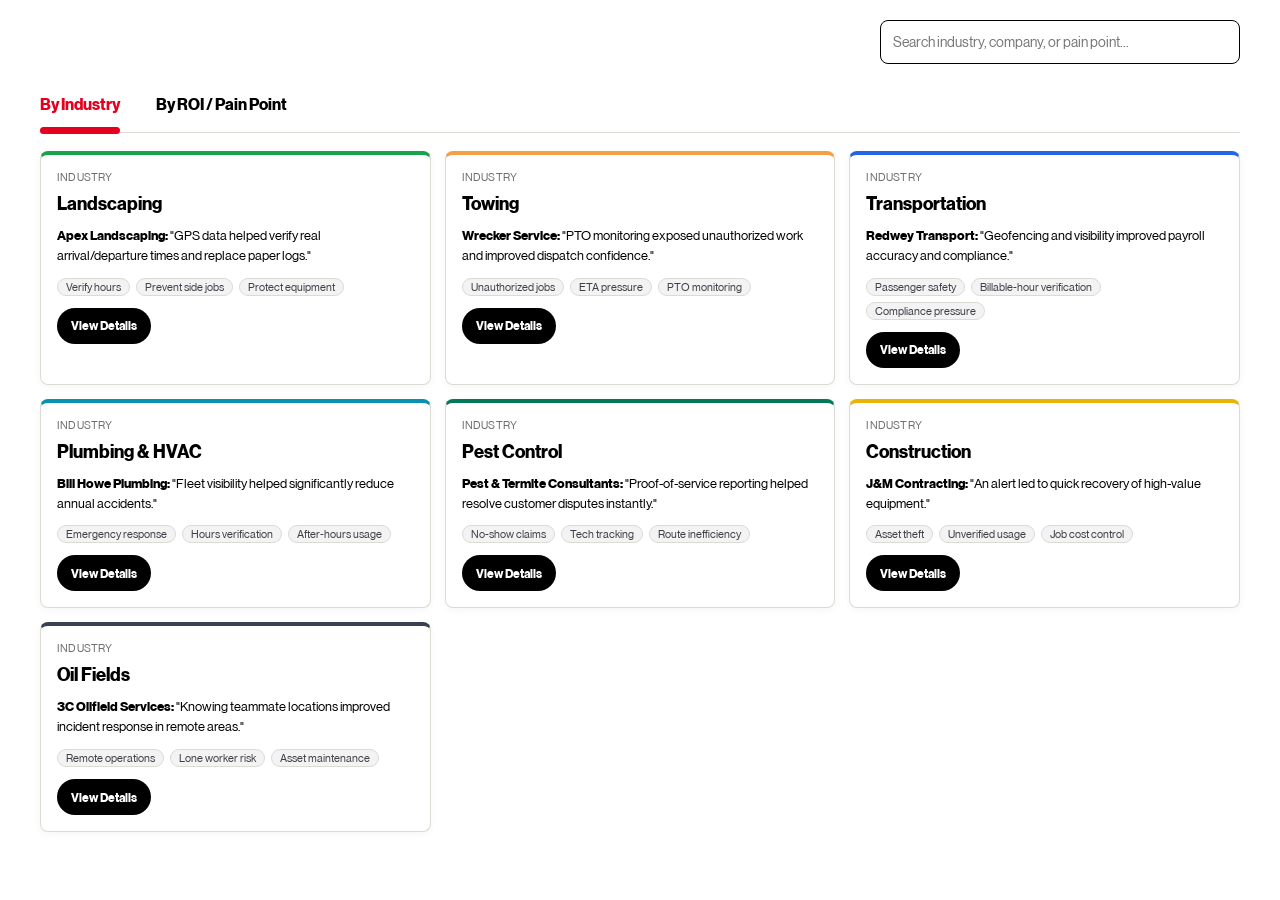
<file: case studies/caseStudies.html>
<!doctype html>
<html lang="en">
<head>
  <meta charset="utf-8" />
  <meta name="viewport" content="width=device-width, initial-scale=1" />
  <title>Case Studies & ROI</title>
  <link rel="stylesheet" href="./caseStudies.css" />
</head>
<body>
  <main class="page">
    <header class="top">
      <input id="search" class="search" type="search" placeholder="Search industry, company, or pain point..." />
    </header>

    <div class="tabs">
      <button class="tab active" data-tab="industry">By Industry</button>
      <button class="tab" data-tab="roi">By ROI / Pain Point</button>
    </div>

    <section id="grid" class="grid"></section>
  </main>

  <div id="detail-overlay" class="overlay hidden">
    <article class="detail">
      <header class="detail-header">
        <h2 id="detail-title"></h2>
        <button id="close-detail" class="close-btn" type="button" aria-label="Close">&times;</button>
      </header>
      <div class="detail-body">
        <p id="detail-company" class="company"></p>
        <p id="detail-quote" class="quote"></p>
        <p id="detail-impact" class="impact"></p>
        <div class="cols">
          <div>
            <h3>Pain Points</h3>
            <ul id="detail-pains"></ul>
          </div>
          <div>
            <h3>VZC Solutions</h3>
            <ul id="detail-solutions"></ul>
          </div>
        </div>
        <a id="detail-link" class="watch" href="#" target="_blank" rel="noreferrer">Watch Video / Open Case</a>
      </div>
    </article>
  </div>

  <script src="./caseStudies.js"></script>
</body>
</html>
</file>
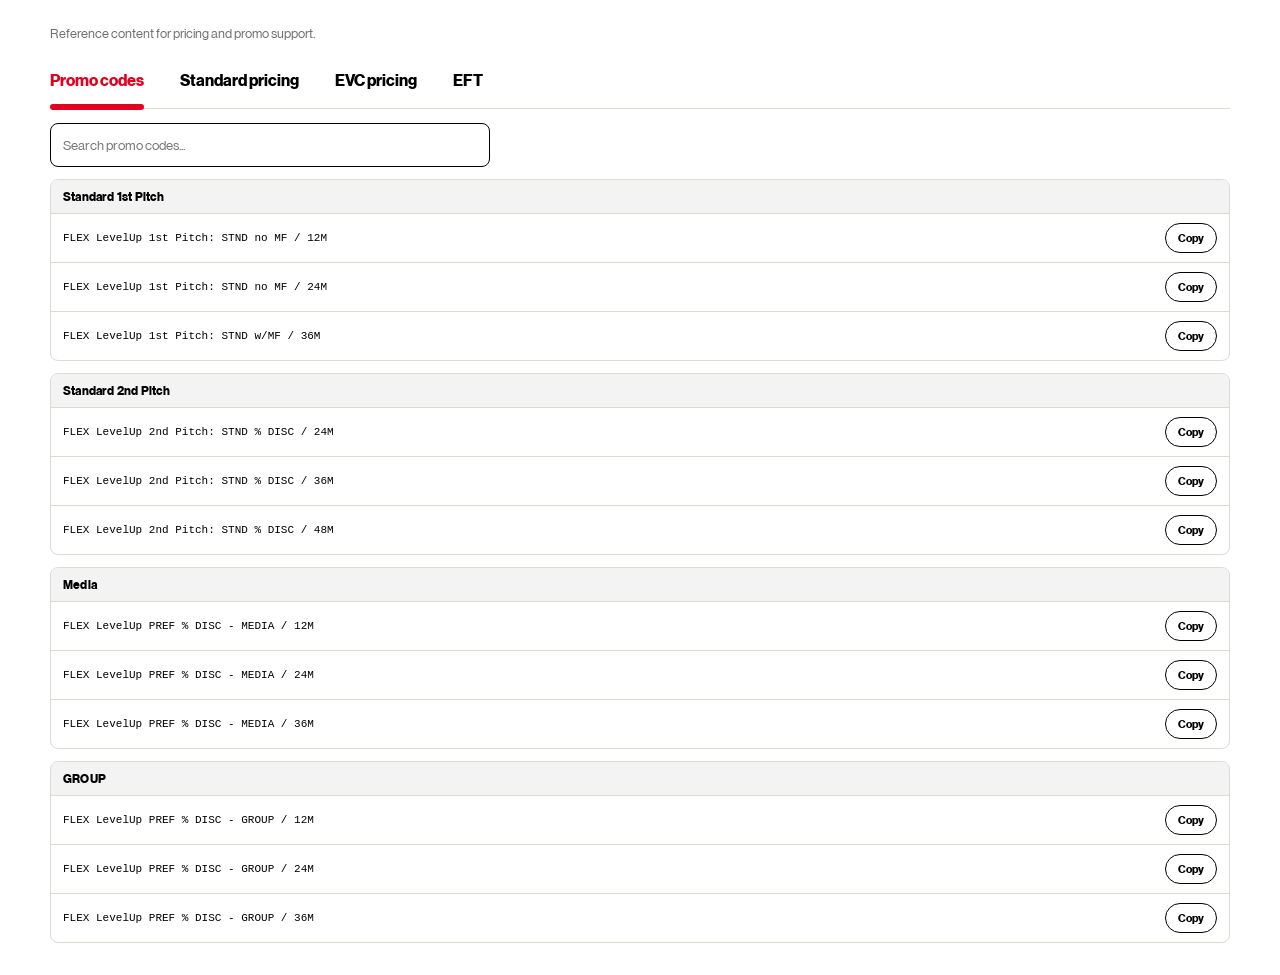
<file: resources/valuCalResources.html>
<!doctype html>
<html lang="en">
<head>
  <meta charset="utf-8" />
  <meta name="viewport" content="width=device-width, initial-scale=1" />
  <title>Resources</title>
  <link rel="stylesheet" href="./valuCalResources.css" />
</head>
<body>
  <main class="resources-page">
    <header class="resources-head">
      <p>Reference content for pricing and promo support.</p>
    </header>

    <div class="resources-tabs">
      <button class="r-tab active" data-tab="promo">Promo codes</button>
      <button class="r-tab" data-tab="std">Standard pricing</button>
      <button class="r-tab" data-tab="evc">EVC pricing</button>
      <button class="r-tab" data-tab="eft">EFT</button>
    </div>

    <section id="resources-content" class="resources-content"></section>
  </main>

  <script src="./valueCalResources.js"></script>
</body>
</html>
</file>
<file: styles.css>
/* ValuCal — Pricing Engine Styles
 * Generated from fulfillment.html
 */
@font-face {
  font-family: 'Archivo';
  src: url('./fonts/Verizon NHG eDS Light.ttf') format('truetype');
  font-weight: 300;
  font-style: normal;
}

@font-face {
  font-family: 'Archivo';
  src: url('./fonts/Verizon NHG eDS Regular.ttf') format('truetype');
  font-weight: 400;
  font-style: normal;
}

@font-face {
  font-family: 'Archivo';
  src: url('./fonts/Verizon NHG eDS Bold.ttf') format('truetype');
  font-weight: 700;
  font-style: normal;
}

* { box-sizing: border-box; margin: 0; padding: 0; }
.material-symbols-outlined {
  font-variation-settings: 'FILL' 0, 'wght' 400, 'GRAD' 0, 'opsz' 24;
  font-size: 20px;
  vertical-align: middle;
}
:root {
  --black: #000;
  --white: #fff;
  --red: #ee001e;
  --green: #008331;
  --bold-letter-spacing: 0.02em;
  --brand-blue: #009edb;
  --stone: #f8f3e9;
  --gray-100: #f8f7f5;
  --gray-200: #dddad4;
  --gray-300: #c3c3c3;
  --gray-400: #aaa7a3;
  --gray-600: #716f6d;
  --sf-header: #153c4b;
  --sf-blue: #0076ce;
  --radius: 4px;
  --orange: #b95319;
  --primary: #000;
}
body { font-family: 'Archivo', sans-serif; letter-spacing: 0.015em; background: var(--gray-100); color: var(--black); min-height: 100vh; }

/* Slightly wider tracking for bold text */
strong,
b,
[style*="font-weight:700"],
[style*="font-weight: 700"] {
  letter-spacing: var(--bold-letter-spacing);
}

 /* ── FIXED CHROME ──────────────────────────── */
 .sf-header { background: var(--sf-header); height: 50px; display: flex; align-items: center; justify-content: space-between; padding: 0 20px; position: fixed; top: 0; left: 0; right: 0; z-index: 2000; }
 .sf-searchbar { background: white; width: 368px; height: 30px; border-radius: 4px; }
 .sf-icons { display: flex; gap: 8px; }
 .sf-icon { width: 34px; height: 34px; background: rgba(255,255,255,0.2); border-radius: 50%; display: flex; align-items: center; justify-content: center; }
 .sf-mark { background: var(--brand-blue); }
 .sf-menu { background: white; border-bottom: 2px solid var(--sf-blue); height: 37px; display: flex; align-items: center; gap: 15px; padding: 6px 24px; position: fixed; top: 50px; left: 0; right: 0; z-index: 1900; }
 .sf-menu-pill { background: var(--gray-300); height: 8px; border-radius: 3px; }

 /* ── APP WRAPPER (FULL WIDTH) ──────────────── */
 .app-wrap {
   padding: 0;
   min-height: 100vh;
   display: block;
 }
 .app-card {
   background: white;
   width: 100%;
   max-width: none;
   border-radius: 0;
   box-shadow: none;
   display: flex;
   flex-direction: column;
   overflow: visible;
   min-height: 100vh;
 }

.vc-header { background: white; height: 72px; display: flex; align-items: stretch; justify-content: space-between; padding: 0; border-bottom: none; box-shadow: 0 2px 8px rgba(0,0,0,0.08); position: fixed; top: 87px; left: 0; right: 0; z-index: 1850; gap: 0; }
 .vc-header-left { display: flex; align-items: center; gap: 12px; }
.vc-header-logo { display: flex; align-items: center; gap: 10px; padding: 0 16px 0 12px; border-right: none; flex-shrink: 0; position: relative; z-index: 2; }
.vc-menu-btn { width: 34px; height: 34px; border-radius: 999px; display: flex; align-items: center; justify-content: center; cursor: pointer; color: #716F6D; }
.vc-logo-wrap { display: flex; flex-direction: column; align-items: flex-start; width: 108px; }
 .vc-logo-name { font-size: 21px; font-weight: 700; line-height: 1; }
 .vc-logo-name em { color: var(--red); font-style: normal; }
.vc-logo-sub { font-size: 10px; color: var(--gray-600); margin-top: 2px; }
.vc-header-right { display: flex; align-items: center; gap: 10px; height: 100%; border-left: 1px solid var(--gray-200); padding: 0 16px; margin-left: 0; flex-shrink: 0; background: transparent; position: relative; z-index: 2; }
.vc-account-icon { width: 20px; height: 20px; background: transparent; border: none; border-radius: 0; display: flex; align-items: center; justify-content: center; order: -1; color: #716F6D; }
 .vc-account-info { display: flex; flex-direction: column; gap: 2px; align-items: flex-start; }
.vc-account-name { font-size: 14px; color: var(--black); font-weight: 400; line-height: 1.1; }
.badge-pending { background: var(--orange); color: white; font-size: 11px; font-weight: 700; padding: 1px 6px; border-radius: 2px; display: inline-flex; align-items: center; gap: 2px; width: fit-content; white-space: nowrap; cursor: pointer; transition: opacity 0.2s; line-height: 1.2; }
.badge-pending:hover { opacity: 0.85; }
.badge-ready { background: var(--green); color: white; font-size: 11px; font-weight: 700; padding: 2px 8px; border-radius: 4px; display: inline-flex; width: fit-content; white-space: nowrap; }

/* ── BODY ──────────────────────────────────── */
.vc-body { flex: 1; display: flex; flex-direction: column; padding-top: 159px; padding-bottom: 80px; background: var(--gray-100); }
.content-area { padding: 24px; width: 100%; flex: 1; display: flex; flex-direction: column; }

 /* ── WARNING BANNER ────────────────────────── */
 .warning-banner { background: #FFF3C4; padding: 12px 24px; display: flex; align-items: center; justify-content: space-between; position: fixed; top: 159px; left: 0; right: 0; z-index: 1700; font-size: 13px; }
 .warning-banner.hidden { display: none; }
 .warning-banner-left { display: flex; align-items: center; gap: 8px; color: #7B5C00; font-weight: 700; }
 .warning-banner-right { display: flex; align-items: center; gap: 8px; }
 .btn-view-actions { padding: 6px 16px; border-radius: 999px; border: 1.5px solid #7B5C00; background: transparent; color: #7B5C00; font-size: 11px; font-weight: 700; cursor: pointer; font-family: 'Archivo', sans-serif; }
 .btn-dismiss-banner { width: 24px; height: 24px; border: none; background: transparent; cursor: pointer; display: flex; align-items: center; justify-content: center; color: #7B5C00; }
.has-banner { padding-top: 195px !important; }

/* ── PROPOSAL SUB-STEPPER ──────────────────── */
.prop-steps { display: flex; align-items: flex-start; position: relative; width: 100%; justify-content: space-between; }
.prop-step { display: flex; flex-direction: column; align-items: center; gap: 6px; flex-shrink: 0; }
.prop-step-date { font-size: 10px; color: var(--gray-400); text-align: center; }

/* ── PROPOSAL HEADER ───────────────────────── */
 .proposal-header { background: white; border: 1px solid var(--gray-200); border-radius: 8px 8px 0 0; padding: 12px 16px; display: flex; align-items: center; justify-content: space-between; gap: 24px; margin-bottom: 0; width: 100%; }
 .prop-meta { display: flex; align-items: center; font-size: 13px; }
 .prop-meta > span { border-right: 1px solid var(--gray-200); padding: 0 16px; display: flex; align-items: center; gap: 2px; }
 .prop-meta span:first-child { padding-left: 0; }
 .prop-meta span:last-of-type { border-right: none; }
 .prop-meta strong { font-weight: 700; color: var(--black); }
.tier-status { margin-left: 4px; font-weight: 700; }
.tier-status-pending { color: #B95319; }
.tier-status-approved { color: var(--green); }
 .btn-edit { padding: 5px 16px; border: 1.5px solid var(--black); border-radius: 999px; font-size: 13px; font-weight: 700; background: transparent; cursor: pointer; font-family: 'Archivo', sans-serif; height: 32px; display: flex; align-items: center; }
 .btn-more-dots { width: 32px; height: 32px; border-radius: 50%; border: none; background: #F8F8F8; cursor: pointer; display: flex; align-items: center; justify-content: center; color: var(--black); }

 /* ── OPTION CARDS GRID ─────────────────────── */
 .options-grid { background: #F9F9F9; border: 1px solid var(--gray-200); border-top: none; border-radius: 0 0 8px 8px; padding: 24px; display: flex; gap: 20px; min-height: 480px; overflow-x: auto; width: 100%; box-sizing: border-box; }
 .option-card { background: white; border: 1px solid var(--gray-200); border-radius: 8px; width: 320px; flex-shrink: 0; overflow: hidden; box-shadow: 0 2px 8px rgba(0,0,0,0.05); }
 .option-card-header { background: var(--black); color: white; padding: 10px 14px; display: flex; align-items: center; justify-content: space-between; font-size: 13px; font-weight: 700; }
 .option-card-header-actions { display: flex; gap: 8px; }
 .option-card-header-actions button { background: transparent; border: none; cursor: pointer; color: rgba(255,255,255,0.7); padding: 2px; }
 .option-card-body { padding: 14px; }
 .field-label { font-size: 12px; color: var(--primary); font-weight: 400; letter-spacing: 0.02em; margin-bottom: 6px; }
 .term-select { width: 100%; padding: 12px 12px; border: 1px solid #000; border-radius: 8px; height: 44px; font-size: 13px; font-family: 'Archivo', sans-serif; appearance: none; background-image: url("data:image/svg+xml,%3Csvg xmlns='http://www.w3.org/2000/svg' width='12' height='8' viewBox='0 0 12 8'%3E%3Cpath d='M1 1l5 5 5-5' stroke='%23716F6D' stroke-width='1.5' fill='none' stroke-linecap='round'/%3E%3C/svg%3E"); background-repeat: no-repeat; background-position: right 12px center; padding-right: 32px; cursor: pointer; }
 .monthly-total { margin-top: 12px; }
 .monthly-amount { font-size: 22px; font-weight: 700; }
 .monthly-amount span { font-size: 14px; font-weight: 400; }
 .tier-badge { display: inline-flex; align-items: center; background: var(--gray-200); border-radius: 4px; padding: 4px 12px; font-size: 13px; font-weight: 700; color: var(--black); margin-left: 6px; }
 .per-unit { font-size: 11px; color: var(--gray-400); margin-top: 2px; }
 /* Select & create contract — base + small/large (drafting vs finalize selection) */
 .btn-select-contract {
   width: 100%;
   background: var(--black);
   color: white;
   border: none;
   border-radius: 999px;
   font-weight: 700;
   cursor: pointer;
   font-family: 'Archivo', sans-serif;
   margin: 14px 0 4px;
   box-sizing: border-box;
 }
 /* Tamaños de píldora primary (reutilizables; Select & create contract los usa vía --sm / --lg) */
 .btn-pill-size-sm,
 .btn-select-contract--sm { font-size: 12px; padding: 10px 16px; }
 .btn-pill-size-lg,
 .btn-select-contract--lg { font-size: 16px; padding: 12px 24px; }
 .select-note { font-size: 10px; color: var(--gray-400); text-align: center; }
 .bundles-list { margin-top: 20px; margin-left: -14px; margin-right: -14px; border-top: 1px solid var(--gray-200); border-bottom: none; border-left: none; border-right: none; border-radius: 0; overflow: visible; background: white; margin-bottom: -14px; }
 .bundles-label { background: #F8F3E9; padding: 8px 12px; font-size: 13px; font-weight: 700; color: var(--black); display: flex; align-items: center; gap: 8px; border-bottom: 1px solid var(--gray-200); }
 .bundle-row { padding: 12px; position: relative; border-bottom: 1px solid var(--gray-200); transition: background 0.15s; }
 .bundle-row:last-child { border-bottom: none; }
 .bundle-row:hover { background: transparent; }
 .bundle-row::after {
   content: '';
   position: absolute;
   inset: 0;
   background: white;
   opacity: 0;
   transition: opacity 0.15s;
   z-index: 3;
   pointer-events: none;
 }
 .bundle-row:hover::after {
   opacity: 0.85;
 }
 .bundle-row-actions { position: absolute; top: 12px; right: 12px; display: none; gap: 8px; z-index: 10; }
 .bundle-row:hover .bundle-row-actions { display: flex; }
 .btn-circle-action { width: 34px; height: 34px; border-radius: 50%; border: 1px solid var(--gray-200); background: white; display: flex; align-items: center; justify-content: center; cursor: pointer; color: var(--black); box-shadow: 0 2px 4px rgba(0,0,0,0.05); transition: all 0.15s; }
 .btn-circle-action:hover { border-color: var(--black); box-shadow: 0 4px 8px rgba(0,0,0,0.1); }
.bundle-row-name {
  font-size: 14px;
  font-weight: 400;
  line-height: 1.3;
  margin-bottom: 6px;
  color: var(--black);
}
.bundle-feature-line {
  font-size: 11px;
  color: var(--gray-600);
  line-height: 1.3;
  margin-top: 1px;
}
.bundle-feature-line strong {
  color: #5f5f5f;
  font-weight: 700;
}
.bundle-row-price {
  font-size: 16px;
  font-weight: 700;
  color: var(--black);
  line-height: 1;
  margin-top: 10px;
}
.bundle-row-price span {
  font-size: 12px;
  font-weight: 400;
  color: var(--black);
  margin-left: 1px;
}
.bundle-row-unit {
  font-size: 11px;
  color: #6f6f6f;
  margin-top: 3px;
  line-height: 1.1;
}
.disc-badge {
  display: inline-block;
  background: var(--green);
  color: white;
  font-size: 11px;
  font-weight: 700;
  padding: 3px 8px;
  border-radius: 6px;
  margin-top: 6px;
}
 .btn-add-bundle { width: calc(100% - 24px); padding: 10px; border: 1.5px dashed var(--gray-200); border-radius: 999px; font-size: 11px; font-weight: 700; color: var(--black); background: transparent; cursor: pointer; font-family: 'Archivo', sans-serif; margin: 12px; }
 .btn-add-bundle:hover { border-color: var(--black); color: var(--black); }
 .add-option-card { width: 320px; flex-shrink: 0; border: 1.5px dashed var(--gray-200); border-radius: 8px; display: flex; align-items: center; justify-content: center; cursor: pointer; min-height: 400px; font-size: 15px; font-weight: 700; color: var(--black); transition: all 0.15s; background: white; }
 .add-option-card:hover { border-color: var(--black); color: var(--black); }

 /* ── EMPTY STATE ───────────────────────────── */
 .empty-proposal { background: #F9F9F9; border-radius: 0 0 8px 8px; border: 1px solid var(--gray-200); border-top: none; padding: 100px 24px; text-align: center; flex: 1; display: flex; flex-direction: column; align-items: center; justify-content: center; width: 100%; }
 .empty-proposal h3 { font-size: 18px; font-weight: 700; margin-bottom: 8px; }
 .empty-proposal p { font-size: 14px; color: var(--gray-600); margin-bottom: 32px; max-width: 600px; line-height: 1.5; }
 .btn-add-option { padding: 14px 28px; background: var(--black); color: white; border: none; border-radius: 99px; font-size: 15px; font-weight: 700; cursor: pointer; font-family: 'Archivo', sans-serif; display: flex; align-items: center; gap: 8px; }

 /* ── FOOTER ────────────────────────────────── */
 .vc-footer { background: var(--stone); border-top: 1px solid var(--gray-200); padding: 12px 24px; display: flex; align-items: center; justify-content: flex-end; gap: 12px; position: fixed; bottom: 0; left: 0; right: 0; z-index: 100; height: 68px; }
 .vc-footer-actions { display: flex; align-items: center; gap: 12px; }
 .vc-footer.selection-mode { display: none; }
 .btn-footer-back {
   display: none;
   align-items: center;
   margin-right: auto;
   padding: 6px 4px 6px 0;
   border: none;
   background: none;
   color: var(--black);
   font-size: 14px;
   font-weight: 600;
   font-family: 'Archivo', sans-serif;
   cursor: pointer;
   text-decoration: none;
   border-radius: 0;
   box-shadow: none;
   -webkit-appearance: none;
   appearance: none;
 }
 .btn-footer-back:hover {
   color: #3d3c3a;
   text-decoration: underline;
   text-underline-offset: 3px;
 }
 .btn-footer-back:focus {
   outline: none;
 }
 .btn-footer-back:focus-visible {
   outline: 2px solid var(--black);
   outline-offset: 2px;
   text-decoration: none;
 }
 /* ── SELECTION SCREEN (Post-Send) ──────────── */

 /* ══ SELECTION SCREEN — tokens from Figma node 6343:23996 ══ */
 #screen-proposal-selection { background: var(--gray-100); }

 /* Misma grilla gris y borde que options-grid, con título encima de las cards */
 .selection-content {
   background: #F9F9F9;
   border: 1px solid var(--gray-200);
   border-top: none;
   border-radius: 0 0 8px 8px;
   padding: 24px;
   min-height: 480px;
   box-sizing: border-box;
   width: 100%;
 }
 .selection-step-hero {
   text-align: center;
   padding: 0 0 20px 0;
   background: transparent;
   border: none;
 }
 .selection-step-title {
   font-size: 20px;
   font-weight: 700;
   color: var(--black);
   margin: 0 0 8px 0;
   font-family: 'Archivo', sans-serif;
 }
 .selection-step-sub {
   font-size: 14px;
   font-weight: 400;
   color: #666;
   margin: 0;
   max-width: 640px;
   margin-left: auto;
   margin-right: auto;
   line-height: 1.4;
 }
 .selection-header-actions {
   display: flex;
   align-items: center;
   gap: 8px;
   flex-shrink: 0;
 }
 .selection-more-wrap {
   position: relative;
 }

 .selection-grid {
   display: flex;
   flex-direction: row;
   flex-wrap: wrap;
   gap: 20px;
   align-items: flex-start;
   justify-content: center;
   min-height: 0;
 }

 /* Contract term on readonly cards: texto + línea, no campo */
 .term-readonly-block {
   padding-bottom: 4px;
   border-bottom: 1px solid #000;
   margin-bottom: 12px;
 }
 .term-readonly-block .term-readonly-label,
 .term-readonly-block .field-label {
   font-size: 14px;
   font-weight: 400;
   color: var(--black);
   margin-bottom: 4px;
   letter-spacing: normal;
 }
 .term-readonly-value {
   font-size: 16px;
   font-weight: 700;
   color: var(--black);
   line-height: 1.3;
 }

 .option-card--readonly .option-card-header {
   justify-content: flex-start;
 }
 .option-card--readonly .bundle-row::after {
   display: none;
 }
 .option-card--readonly .bundle-row:hover {
   background: transparent;
 }
 .option-card--readonly .bundles-list {
   border-top-color: var(--gray-200);
 }

 .btn-footer-back.visible { display: flex; }
 .vc-footer.selection-mode { justify-content: flex-start; }
.btn-footer-send {
  padding: 12px 24px;
  min-height: 44px;
  background: var(--black);
  color: white;
  border: none;
  border-radius: 999px;
  font-size: 16px;
  font-weight: 700;
  cursor: pointer;
  font-family: 'Archivo', sans-serif;
}
 .btn-footer-send:disabled { background: #E5E1D8; color: var(--gray-400); cursor: not-allowed; }

 /* ── APPROVAL UI ───────────────────────────── */
 .btn-request-approval { 
   width: 100%; 
   padding: 12px; 
   border: 1.5px solid #B95319; 
   color: #B95319; 
   background: white; 
   border-radius: 999px; 
   font-size: 16px; 
   font-weight: 700; 
   cursor: pointer; 
   font-family: 'Archivo', sans-serif; 
   margin-top: 16px;
   transition: all 0.2s;
 }

/* ── APPROVAL SNACKBAR (aligned to warning banner style) ───────── */
.approval-snackbar {
  width: 100%;
  border: 1px solid #EFD47A;
  background: #F8E7A6;
  border-radius: 0;
  padding: 10px 16px;
  display: flex;
  align-items: center;
  justify-content: space-between;
  gap: 16px;
}
#approval-snackbar-wrap {
  background: #F9F9F9;
  border-left: 1px solid var(--gray-200);
  border-right: 1px solid var(--gray-200);
}
.approval-snackbar-left {
  display: flex;
  align-items: flex-start;
  gap: 8px;
  min-width: 0;
}
.approval-snackbar-icon {
  font-size: 16px;
  color: #7B5C00;
  margin-top: 1px;
  flex-shrink: 0;
}
.approval-snackbar-text {
  font-size: 13px;
  font-weight: 700;
  color: #7B5C00;
  line-height: 1.25;
}
.approval-snackbar-sub {
  font-size: 11px;
  font-weight: 400;
  color: #7B5C00;
  line-height: 1.3;
}
.approval-snackbar.success {
  background: #E7F6EC;
  border-color: #B8E2C5;
}
.approval-snackbar.success .approval-snackbar-icon,
.approval-snackbar.success .approval-snackbar-text,
.approval-snackbar.success .approval-snackbar-sub {
  color: #1E6A3D;
}
.btn-request-approval-snack {
  border: 1px solid #7B5C00;
  background: transparent;
  color: #7B5C00;
  border-radius: 999px;
  height: 30px;
  padding: 0 14px;
  font-size: 11px;
  font-weight: 700;
  font-family: 'Archivo', sans-serif;
  cursor: pointer;
  white-space: nowrap;
}
.btn-request-approval-snack:hover {
  background: rgba(123, 92, 0, 0.08);
}
.btn-request-approval-snack:disabled {
  opacity: 0.5;
  cursor: not-allowed;
  background: transparent;
}
.btn-mark-dead {
  border-color: #E10014 !important;
  color: #E10014 !important;
}
.btn-mark-dead:hover:not(:disabled) {
  background: rgba(225, 0, 20, 0.08);
}
.btn-mark-dead:disabled {
  border-color: #E5E1D8;
  color: #AAA7A3;
  cursor: not-allowed;
  opacity: 0.45;
}
 .btn-request-approval:hover { background: #FFF7ED; }
 .approval-sublabel { font-size: 11px; color: #B95319; text-align: center; margin-top: 8px; font-weight: 400; }
 .btn-request-approval.approved { border-color: var(--green); color: var(--green); cursor: default; }
 .btn-request-approval.approved:hover { background: white; }
 .approval-sublabel.approved { color: var(--green); }

 /* ── REVIEW & SEND SCREEN ──────────────────── */
 .review-send-layout { display: grid; grid-template-columns: 360px 1fr; gap: 16px; }
 .message-panel { background: white; border: 1px solid var(--gray-200); border-right: none; border-radius: 0 0 8px 8px; padding: 20px; }
 .message-title { font-size: 16px; font-weight: 700; margin-bottom: 20px; }

 .char-count { font-size: 11px; color: var(--gray-400); text-align: right; margin-top: 4px; }
 .review-panel { background: var(--gray-100); border: 1px solid var(--gray-200); border-left: none; border-radius: 0 0 8px 8px; overflow: hidden; }
 .review-panel-header { padding: 20px 20px 0; display: flex; align-items: center; justify-content: space-between; border-bottom: none; }
 .review-panel-title { font-size: 16px; font-weight: 700; }
 .review-panel-sub { font-size: 11px; color: var(--gray-600); margin-top: 2px; }
 .review-panel-body { padding: 20px; }
 .materials-select { position: relative; margin-bottom: 16px; }
 .materials-dropdown-btn { width: 100%; padding: 10px 14px; border: 1.5px solid var(--gray-200); border-radius: 999px; background: white; font-size: 12px; color: var(--gray-400); cursor: pointer; text-align: left; font-family: 'Archivo', sans-serif; display: flex; justify-content: space-between; align-items: center; }
 .materials-dropdown-btn.has-selection { color: var(--black); }
 .materials-menu { position: absolute; top: calc(100% + 4px); left: 0; right: 0; background: white; border: 1.5px solid var(--gray-200); border-radius: 8px; z-index: 500; padding: 8px 0; box-shadow: 0 4px 16px rgba(0,0,0,0.1); }
 .materials-menu-item { padding: 10px 16px; display: flex; align-items: flex-start; gap: 10px; cursor: pointer; }
 .materials-menu-item:hover { background: var(--gray-100); }
 .materials-menu-item input[type="checkbox"] { width: 16px; height: 16px; accent-color: var(--black); margin-top: 2px; flex-shrink: 0; }
 .materials-item-label { font-size: 13px; font-weight: 700; }
 .materials-item-sub { font-size: 11px; color: var(--gray-600); }
 .proposal-doc { background: white; border: 1px solid var(--gray-200); border-radius: 4px; padding: 24px; }
 .doc-v-logo { width: 40px; height: 40px; background: var(--black); color: white; border-radius: 4px; display: flex; align-items: center; justify-content: center; font-size: 18px; font-weight: 700; }
 .doc-prepared-by { text-align: right; font-size: 11px; color: var(--gray-600); }
 .doc-prepared-by strong { color: var(--black); display: block; font-size: 14px; font-weight: 700; }
 .doc-fleet-title { font-size: 24px; font-weight: 700; margin: 12px 0 2px; }
 .doc-fleet-sub { font-size: 12px; color: var(--gray-600); }
 .doc-redline { height: 3px; background: var(--red); margin: 14px 0; }
 .solution-options-section { margin-top: 16px; }
 .sol-section-title { font-size: 14px; font-weight: 700; display: flex; align-items: center; gap: 8px; margin-bottom: 12px; }
 
 
 
 
 
 
 
 /* Checkmark circle symbol emulation */
 
 .proj-benefits { margin-top: 16px; padding-top: 12px; border-top: 1px solid var(--gray-200); display: flex; align-items: center; justify-content: space-between; cursor: pointer; }
 .proj-benefits-title { font-size: 14px; font-weight: 700; display: flex; align-items: center; gap: 8px; color: var(--red); }
 .proposal-header-row { background: white; border: 1px solid var(--gray-200); border-radius: 8px; padding: 10px 16px; display: flex; align-items: center; justify-content: space-between; margin-bottom: 12px; }

 /* ── SIDEBAR MENU ──────────────────────────── */
 .sidebar-overlay {
   position: fixed;
   top: 0;
   bottom: 0;
   left: 0;
   right: 0;
   background: rgba(0,0,0,0.3);
   backdrop-filter: blur(2px);
   z-index: 3000;
   opacity: 0;
   visibility: hidden;
   transition: all 0.3s ease;
 }
 .sidebar-overlay.active {
   opacity: 1;
   visibility: visible;
 }
 .sidebar {
   position: fixed;
   top: 0;
   left: -320px;
   width: 320px;
   height: 100vh;
   background: white;
   z-index: 3100;
   transition: left 0.3s cubic-bezier(0.4, 0, 0.2, 1);
   box-shadow: 10px 0 30px rgba(0,0,0,0.05);
   padding: 0;
   display: flex;
   flex-direction: column;
 }
 .sidebar.active {
   left: 0;
 }
 .sidebar-header {
   padding: 32px 24px 24px;
   display: flex;
   justify-content: space-between;
   align-items: flex-start;
   margin-bottom: 20px;
 }
 .sidebar-logo-group {
   display: flex;
   flex-direction: column;
 }
 .sidebar-logo {
   display: flex;
   align-items: baseline;
   gap: 2px;
 }
 .sidebar-logo h2 {
   font-size: 32px;
   font-weight: 700;
   color: var(--black);
   line-height: 1;
 }
 .sidebar-logo span {
   font-size: 32px;
   font-weight: 700;
   color: var(--red);
 }
 .sidebar-subtitle {
   font-size: 13px;
   color: var(--gray-600);
   font-weight: 400;
   margin-top: 4px;
 }
 .btn-close-sidebar {
   background: transparent;
   border: none;
   cursor: pointer;
   padding: 4px;
   display: flex;
   align-items: center;
   justify-content: center;
   color: var(--black);
 }
 .sidebar-nav {
   padding: 0 16px;
   display: flex;
   flex-direction: column;
   gap: 8px;
 }
 .sidebar-item {
   padding: 16px 20px;
   font-size: 16px;
   font-weight: 400;
   color: var(--black);
   text-decoration: none;
   border-radius: 8px;
   transition: background 0.2s;
   cursor: pointer;
 }
 .sidebar-item:hover {
   background: var(--gray-100);
 }
 .sidebar-item.active {
   background: #F5F5F5;
   font-weight: 400;
   color: var(--black);
 }
 .overlay { display: none; position: fixed; inset: 0; background: rgba(0,0,0,0.6); z-index: 4000; align-items: center; justify-content: center; }
 .overlay.open { display: flex; }

 /* Configure Bundle Modal */
 .bundle-modal { background: white; width: 860px; border-radius: 16px; overflow: visible; display: flex; flex-direction: column; height: 740px; max-height: 95vh; }
.bundle-modal-header { padding: 48px 48px 24px; display: flex; justify-content: space-between; align-items: flex-start; border-bottom: 1px solid var(--gray-200); flex-shrink: 0; position: relative; z-index: 10; }
.bundle-modal-header {
  display: block;
  padding-top: 18px;
}
.bundle-modal-header .btn-modal-close {
  position: absolute;
  top: 18px;
  right: 28px;
}
.bundle-modal-title { font-size: 24px; font-weight: 700; margin-top: 22px; }
 .bundle-modal-sub { font-size: 13px; color: var(--gray-600); margin-top: 2px; }
.btn-modal-close {
  background: transparent;
  border: none;
  cursor: pointer;
  display: flex;
  align-items: center;
  justify-content: center;
  color: #000;
  width: 40px;
  height: 40px;
  border-radius: 999px;
}
.btn-modal-close:hover { background: #f3f3f4; }
.btn-modal-close .material-symbols-outlined { font-size: 32px; }
 .bundle-modal-body { display: grid; grid-template-columns: 1fr 264px; flex: 1; min-height: 0; overflow: visible; position: relative; z-index: 5; }
.bundle-modal-form { padding: 32px 48px; overflow-y: visible; position: relative; }
 .bundle-modal-preview { background: var(--stone); padding: 20px; border-left: 1px solid var(--gray-200); overflow-y: auto; border-radius: 0 0 16px 0; }
 .preview-label { font-size: 14px; font-weight: 400; color: var(--black); margin-bottom: 24px; }
 .preview-price { font-size: 32px; font-weight: 700; color: var(--black); line-height: 1; margin-bottom: 8px; }
 .preview-price span:last-child { font-size: 20px; font-weight: 400; color: var(--black); }
 .preview-term-badge { background: #E5E2DD; border-radius: 6px; padding: 4px 10px; font-size: 13px; font-weight: 700; color: var(--black); display: inline-block; margin-bottom: 8px; }
 .preview-promo { margin-top: 0; }
 .preview-promo-label { font-size: 12px; font-weight: 400; color: var(--black); margin-bottom: 8px; }
 .preview-promo select { width: 100%; padding: 12px 12px; border: 1.5px solid var(--black); border-radius: 12px; font-size: 16px; font-family: 'Archivo', sans-serif; -webkit-appearance: none; background-image: url("data:image/svg+xml,%3Csvg xmlns='http://www.w3.org/2000/svg' width='20' height='12' viewBox='0 0 20 12'%3E%3Cpath d='M1 1l9 9 9-9' stroke='black' stroke-width='2' fill='none' stroke-linecap='round'/%3E%3C/svg%3E"); background-repeat: no-repeat; background-position: right 16px center; background-size: 14px; color: var(--gray-600); }
 .preview-line-items { margin-top: 24px; border-top: 1px solid var(--gray-200); padding-top: 16px; }
 .preview-line { display: flex; justify-content: space-between; font-size: 12px; margin-bottom: 6px; }
.bundle-modal-footer { padding: 24px 48px; border-top: 1px solid var(--gray-200); display: flex; gap: 12px; flex-shrink: 0; background: white; }
 .btn-cancel { flex: 1; padding: 12px 24px; min-height: 44px; border: 1.5px solid var(--black); border-radius: 999px; font-size: 16px; font-weight: 700; background: transparent; cursor: pointer; font-family: 'Archivo', sans-serif; display: inline-flex; align-items: center; justify-content: center; box-sizing: border-box; }
 .btn-create { flex: 1; padding: 12px 24px; min-height: 44px; border: none; border-radius: 999px; font-size: 16px; font-weight: 700; background: var(--black); color: white; cursor: pointer; font-family: 'Archivo', sans-serif; display: inline-flex; align-items: center; justify-content: center; box-sizing: border-box; }
 .btn-create:disabled { background: var(--gray-200); color: var(--gray-400); cursor: not-allowed; }

 /* Qty stepper */
 .qty-stepper { display: inline-flex; align-items: center; border: 1.5px solid var(--gray-200); border-radius: 999px; overflow: hidden; height: 38px; }
 .qty-btn { width: 38px; height: 38px; border: none; background: transparent; cursor: pointer; display: flex; align-items: center; justify-content: center; color: var(--black); }
 .qty-btn:hover { background: var(--gray-100); }
 .qty-val { min-width: 40px; text-align: center; font-size: 14px; font-weight: 700; border-left: 1px solid var(--gray-200); border-right: 1px solid var(--gray-200); height: 100%; display: flex; align-items: center; justify-content: center; }

 /* Custom dropdown */
 .custom-select-wrap { position: relative; z-index: 100; }
 .custom-select-btn { width: 100%; padding: 12px 12px; border: 1px solid var(--gray-600); border-radius: 8px; background: white; font-size: 14px; color: var(--gray-400); cursor: pointer; text-align: left; font-family: 'Archivo', sans-serif; display: flex; justify-content: space-between; align-items: center; height: 44px; letter-spacing: 0.5px; position: relative; z-index: 2; overflow: hidden; }
 .custom-select-btn span:first-child { overflow: hidden; text-overflow: ellipsis; white-space: nowrap; flex: 1; margin-right: 8px; }
 .custom-select-btn.selected { color: #000; }
 /* Base dropdown — no left/right by default, set per instance */
 .custom-dropdown { position: absolute; top: calc(100% + 4px); background: white; border: 1.5px solid var(--gray-200); border-radius: 8px; z-index: 2000; padding: 8px 0; box-shadow: 0 12px 32px rgba(0,0,0,0.15); max-height: 400px; overflow-y: auto; min-width: 160px; }
 /* Full-width dropdowns anchor left→right */
 #core-dropdown, #bundle-promo-dropdown { left: 0; right: 0; }
 /* Context menus anchor to the RIGHT edge, fixed width */
 #more-menu-draft, #more-menu-review, #more-menu-selection { right: 0; left: auto; width: 180px; }
 .dropdown-group-label { padding: 10px 16px 4px; font-size: 12px; font-weight: 700; color: var(--primary); }
 .dropdown-option { padding: 8px 16px; font-size: 13px; cursor: pointer; color: var(--black); }
 .dropdown-option:hover { background: var(--gray-100); }
.simulation-title {
  font-size: 11px;
  font-weight: 700;
  color: var(--orange);
  cursor: default;
  pointer-events: none;
}
.simulation-action {
  color: var(--orange);
}
.simulation-action:hover {
  background: #fff5ef;
}

 /* Add-ons section */
 .addon-section { margin-top: 20px; }
 .addon-section-title { font-size: 14px; font-weight: 700; margin-bottom: 10px; }
 .addon-radio-group { display: flex; gap: 16px; margin-bottom: 10px; }
 .addon-radio { display: flex; align-items: center; gap: 8px; font-size: 13px; cursor: pointer; }
 .addon-checkbox { display: flex; align-items: center; gap: 8px; font-size: 13px; cursor: pointer; margin-bottom: 8px; }
 .addon-checkbox input, .addon-radio input { width: 16px; height: 16px; accent-color: var(--black); }
.addon-checkbox:has(input:disabled) { opacity: 0.45; cursor: not-allowed; }
 .addon-divider { height: 1px; background: var(--gray-200); margin: 16px 0; }

 /* Success modal */
.success-banner { background: #9adfb2; border-bottom: 1px solid #7dc79b; padding: 16px; display: flex; align-items: flex-start; justify-content: space-between; gap: 10px; position: fixed; top: 159px; left: 0; right: 0; z-index: 1700; min-height: 36px; }
 .success-banner.hidden { display: none; }
.success-banner-left { display: flex; align-items: flex-start; gap: 8px; }
.success-banner-icon { color: #1f6b45; font-size: 13px; margin-top: 1px; }
.success-banner-title { font-size: 12px; font-weight: 700; color: #133e2a; margin-bottom: 1px; line-height: 1.1; }
.success-banner-sub { font-size: 12px; color: #1b5e3a; line-height: 1.15; }
.success-banner-close { background: transparent; border: none; cursor: pointer; color: #1b5e3a; flex-shrink: 0; padding: 0 2px; line-height: 1; }
.success-banner-close-icon { font-size: 16px; }

 .hidden { display: none !important; }

 /* ── CONTRACT SCREEN (REVIEW & SEND) ────────── */
#screen-contract { background: var(--gray-100); min-height: 80vh; }
 
 .c-steps { display: flex; align-items: flex-start; position: relative; width: 100%; justify-content: space-between; }
 .c-step { display: flex; flex-direction: column; align-items: center; gap: 6px; flex-shrink: 0; }
 .c-step-dot { width: 14px; height: 14px; border-radius: 50%; flex-shrink: 0; position: relative; z-index: 1; border: 1.5px solid var(--black); background: white; }
 .c-step-dot.active { display: flex; align-items: center; justify-content: center; }
 .c-step-dot.active::after { content: ''; width: 6px; height: 6px; background: var(--black); border-radius: 50%; }
 .c-step-dot.done { background: var(--green); border: none; display: flex; align-items: center; justify-content: center; color: white; }
 .c-step-dot.done::after { content: '\2713'; font-weight: 900; font-size: 9px; }
 .c-step-dot.pending { background: white; border: 1.5px solid var(--gray-300); }
 .c-step-label { font-size: 12px; font-weight: 700; color: var(--black); text-align: center; white-space: nowrap; }
 .c-step-label.muted { color: var(--gray-400); font-weight: 400; }
 .c-step-date { font-size: 10px; color: var(--gray-400); text-align: center; }
 .c-line { flex: 1; height: 1px; background: var(--gray-200); margin: 6px 12px 0; align-self: flex-start; margin-top: 7px; }
 .c-line.done { background: var(--black); }

 /* ── REVIEW MASTER CONTAINER (Unified for Proposal & Contract) ─ */
 .review-master-container { background: white; border: 1px solid var(--gray-200); border-radius: 8px; overflow: hidden; display: flex; flex-direction: column; box-shadow: 0 4px 12px rgba(0,0,0,0.05); }
 .review-header-bar { display: flex; justify-content: space-between; align-items: center; padding: 12px 20px; border-bottom: 1px solid var(--gray-200); background: white; flex-shrink: 0; }
 .review-skip-to-selection:disabled { opacity: 0.45; cursor: not-allowed; }
 .review-content-layout { display: flex; flex: 1; min-height: 0; }
 .review-message-pane { width: 440px; padding: 32px; border-right: 1px solid var(--gray-200); overflow-y: auto; background: white; }
 .review-preview-pane { flex: 1; padding: 40px; background: #F9FAFB; overflow-y: auto; position: relative; }
 .review-preview-card { background: white; border: 1px solid var(--gray-200); border-radius: 4px; box-shadow: 0 2px 8px rgba(0,0,0,0.05); min-height: 1000px; margin: 0 auto; max-width: 850px; position: relative; }
 
 .contract-review-header { display: none; } /* Replaced by unified header */
 .contract-review-layout { display: none; } /* Replaced by unified layout */
 
 .doc-viewer { padding: 48px; font-family: 'Archivo', sans-serif; color: #1a1a1a; }
 .doc-header { display: flex; justify-content: space-between; margin-bottom: 32px; align-items: flex-start; }
 .doc-logo-box { background: var(--red); width: 44px; height: 44px; border-radius: 4px; display: flex; align-items: center; justify-content: center; color: white; font-size: 24px; font-weight: 900; }
 .doc-title { font-size: 28px; font-weight: 800; margin-bottom: 8px; }
 .doc-ref { font-size: 13px; color: var(--gray-600); }
 
 .doc-section-title { background: #F9FAFB; padding: 8px 16px; font-size: 14px; font-weight: 800; margin-top: 32px; margin-bottom: 16px; border-radius: 4px; }
 .doc-grid { display: grid; grid-template-columns: 1fr 1fr; gap: 24px; font-size: 13px; }
 .doc-field { display: flex; flex-direction: column; gap: 4px; }
 .doc-field label { color: var(--gray-500); font-weight: 500; font-size: 11px; }
 
 .doc-table { width: 100%; border-collapse: collapse; font-size: 12px; margin-top: 16px; }
 .doc-table th { text-align: left; padding: 12px 16px; border-bottom: 1px solid var(--gray-100); color: var(--gray-500); font-weight: 600; font-size: 11px; }
 .doc-table td { padding: 16px; border-bottom: 1px solid var(--gray-100); }
 .doc-total-row { display: flex; justify-content: flex-end; padding: 24px 16px; gap: 48px; border-top: 2px solid var(--gray-900); margin-top: 16px; }

 .btn-configure-fulfillment { border: 1.5px solid var(--black); background: white; color: var(--black); padding: 8px 20px; border-radius: 999px; font-size: 13px; font-weight: 700; cursor: pointer; display: flex; align-items: center; gap: 8px; }
 
 /* VDS — large action buttons (modals, overlays, deal result CTAs) */
 .vds-btn-primary {
   background: #000;
   color: #fff;
   padding: 12px 24px;
   border-radius: 9999px;
   font-size: 16px;
   font-weight: 700;
   font-family: 'Archivo', sans-serif;
   letter-spacing: 0.5px;
   border: none;
   cursor: pointer;
   min-height: 44px;
   display: inline-flex;
   align-items: center;
   justify-content: center;
   box-sizing: border-box;
 }
 .vds-btn-primary--block { width: 100%; }
 .vds-btn-secondary-sm { background: #fff; border: 1px solid #000; padding: 8px 16px; border-radius: 9999px; font-size: 12px; font-weight: 700; cursor: pointer; font-family: 'Archivo', sans-serif; letter-spacing: 0.5px; }
 .vds-btn-secondary {
   background: white;
   border: 1px solid #000;
   border-radius: 999px;
   padding: 12px 24px;
   font-size: 16px;
   font-weight: 700;
   font-family: 'Archivo', sans-serif;
   letter-spacing: 0.5px;
   cursor: pointer;
   color: #000;
   min-height: 44px;
   display: inline-flex;
   align-items: center;
   justify-content: center;
   box-sizing: border-box;
 }
 .vds-btn-secondary--block { width: 100%; }
 .vds-btn-secondary:hover { background: #f5f5f5; }
 /* Confirm Selection Modal */
.confirm-modal { background: white; width: 500px; border-radius: 20px; padding: 48px; text-align: left; }
 .confirm-modal-title { font-size: 24px; font-weight: 700; margin-bottom: 16px; }
 .confirm-modal-body { font-size: 15px; color: var(--black); line-height: 1.5; margin-bottom: 32px; }
 .confirm-modal-actions { display: flex; gap: 16px; }
 .btn-confirm-lock { flex: 1; padding: 12px 24px; min-height: 44px; background: var(--black); color: white; border-radius: 999px; font-size: 16px; font-weight: 700; font-family: 'Archivo', sans-serif; border: none; cursor: pointer; display: inline-flex; align-items: center; justify-content: center; box-sizing: border-box; }
 .btn-confirm-cancel { flex: 1; padding: 12px 24px; min-height: 44px; background: white; color: var(--black); border: 1.5px solid var(--black); border-radius: 999px; font-size: 16px; font-weight: 700; font-family: 'Archivo', sans-serif; cursor: pointer; display: inline-flex; align-items: center; justify-content: center; box-sizing: border-box; }

.proposal-history-modal {
  width: min(760px, 94vw);
  max-height: 82vh;
  overflow: hidden;
  display: flex;
  flex-direction: column;
}
.proposal-history-list {
  margin-top: 6px;
  padding-right: 4px;
  overflow: auto;
  border-top: 1px solid var(--gray-200);
}
.proposal-history-phase + .proposal-history-phase {
  margin-top: 18px;
}
.proposal-history-phase-title {
  position: sticky;
  top: 0;
  z-index: 1;
  background: #fff;
  padding: 10px 0 8px;
  font-size: 12px;
  font-weight: 700;
  letter-spacing: 0.03em;
  text-transform: uppercase;
  color: var(--gray-600);
  border-bottom: 1px solid var(--gray-200);
}
.proposal-history-empty {
  padding: 18px 2px;
  font-size: 13px;
  color: var(--gray-600);
}
.proposal-history-item {
  position: relative;
  padding: 14px 0 14px 22px;
  border-bottom: 1px solid #efefef;
}
.proposal-history-item::before {
  content: "";
  position: absolute;
  left: 5px;
  top: 18px;
  width: 8px;
  height: 8px;
  border-radius: 50%;
  background: #000;
}
.proposal-history-item::after {
  content: "";
  position: absolute;
  left: 8px;
  top: 30px;
  bottom: -10px;
  width: 1px;
  background: var(--gray-200);
}
.proposal-history-item:last-child::after { display: none; }
.proposal-history-title {
  font-size: 14px;
  font-weight: 700;
}
.proposal-history-sub {
  margin-top: 2px;
  font-size: 12px;
  color: #444;
}
.proposal-history-date {
  margin-top: 3px;
  font-size: 11px;
  color: var(--gray-600);
}

 .btn-configure-fulfillment {
   padding: 8px 16px; 
   background: white; 
   border: 1.5px solid var(--black); 
   border-radius: 999px; 
   font-size: 13px; 
   font-weight: 700; 
   cursor: pointer;
   font-family: 'Archivo', sans-serif;
 }
 .btn-configure-fulfillment:hover {
   background: var(--gray-100);
 }

 /* fulfillment modal */
 .fulfillment-modal { background: white; width: 900px; max-width: 95vw; height: 600px; border-radius: 16px; display: flex; flex-direction: column; overflow: hidden; }
 .fulfillment-header { padding: 24px; border-bottom: 1px solid var(--gray-200); display: flex; justify-content: space-between; align-items: center; }
 .fulfillment-layout { display: flex; flex: 1; min-height: 0; }
 .fulfillment-sidebar { width: 220px; border-right: 1px solid var(--gray-200); background: #F9FAFB; padding: 16px 0; }
 .fulfillment-side-btn { width: 100%; padding: 12px 24px; text-align: left; background: none; border: none; font-size: 14px; font-weight: 500; color: var(--gray-600); cursor: pointer; display: flex; align-items: center; gap: 12px; }
 .fulfillment-side-btn.active { color: var(--black); font-weight: 700; background: white; border-right: 3px solid var(--black); }
 .fulfillment-body { flex: 1; overflow-y: auto; padding: 32px; }
 .fulfillment-section-title { font-size: 18px; font-weight: 800; margin-bottom: 24px; display: flex; justify-content: space-between; align-items: center; }
 .fulfillment-footer { padding: 20px 32px; border-top: 1px solid var(--gray-200); display: flex; justify-content: flex-end; gap: 12px; background: white; }
 
 .btn-add-fulfillment { background: var(--black); color: white; border: none; padding: 8px 16px; border-radius: 6px; font-size: 12px; font-weight: 700; cursor: pointer; display: flex; align-items: center; gap: 6px; }
 
 .ff-table { width: 100%; border-collapse: collapse; font-family: 'Archivo', sans-serif; }
 .ff-table th { text-align: left; font-size: 11px; color: var(--gray-400); padding: 12px 8px; border-bottom: 1px solid var(--gray-200); font-weight: 600; }
 .ff-table td { padding: 14px 8px; font-size: 13px; border-bottom: 1px solid var(--gray-100); }
 .ff-empty { padding: 48px; text-align: center; color: var(--gray-400); font-size: 14px; border: 2px dashed var(--gray-200); border-radius: 8px; margin-top: 16px; }

/* Legacy small modals (sm-*) */
 .sm-modal { background: white; width: 440px; border-radius: 16px; padding: 32px; }
 .sm-title { font-size: 22px; font-weight: 700; margin-bottom: 8px; }
 .sm-sub { font-size: 13px; color: var(--gray-600); margin-bottom: 24px; line-height: 1.5; }
 .sm-section { font-size: 14px; font-weight: 700; margin: 16px 0 8px; }
 .sm-footer { display: flex; gap: 10px; margin-top: 24px; }
 .btn-sm-cancel { flex: 1; padding: 12px 24px; min-height: 44px; border: 1.5px solid var(--black); border-radius: 999px; font-size: 16px; font-weight: 700; background: transparent; cursor: pointer; font-family: 'Archivo', sans-serif; display: inline-flex; align-items: center; justify-content: center; box-sizing: border-box; }
 .btn-sm-save { flex: 1; padding: 12px 24px; min-height: 44px; background: var(--black); color: white; border: none; border-radius: 999px; font-size: 16px; font-weight: 700; cursor: pointer; font-family: 'Archivo', sans-serif; display: inline-flex; align-items: center; justify-content: center; box-sizing: border-box; }

 /* ── FULFILLMENT MODAL (Advanced) ─────────────────────── */
 .fulfillment-modal { background: white; width: 1300px; max-width: 96vw; height: 88vh; border-radius: 8px; display: flex; flex-direction: column; overflow: hidden; }
.fulfillment-header { padding: 48px; border-bottom: 1.5px solid var(--gray-200); display: flex; justify-content: space-between; align-items: center; flex-shrink: 0; }
.fulfillment-header {
  display: block;
  position: relative;
  padding-top: 14px;
}
.fulfillment-header .btn-modal-close {
  position: absolute;
  top: 18px;
  right: 28px;
}
.fulfillment-header h2 {
  margin-top: 18px;
  font-size: 24px !important;
  font-weight: 700;
}
.ff-tab-bar { display: none; padding: 0 48px; border-bottom: 1.5px solid var(--gray-200); flex-shrink: 0; }
 .ff-tab { padding: 12px 0; font-size: 14px; font-weight: 700; color: var(--gray-400); cursor: pointer; border-bottom: 2px solid transparent; margin-right: 28px; transition: all 0.15s; }
 .ff-tab.active { color: var(--black); border-bottom-color: var(--black); }
 .fulfillment-layout { display: flex; flex: 1; min-height: 0; overflow: hidden; }
 .fulfillment-sidebar { width: 220px; border-right: 1.5px solid var(--gray-200); background: var(--stone); display: flex; flex-direction: column; gap: 2px; padding: 12px 0; flex-shrink: 0; overflow-y: auto; }
 .ff-sidebar-cat { font-size: 10px; font-weight: 700; color: var(--gray-400); padding: 14px 20px 6px; }
 .ff-sidebar-item { padding: 11px 14px; cursor: pointer; margin: 0 10px; border-radius: 4px; transition: all 0.15s; }
 .ff-sidebar-item.active { background: var(--black); }
 .ff-sidebar-item:not(.active):hover { background: var(--gray-200); }
 .ff-sidebar-item-label { font-size: 12px; font-weight: 700; color: var(--gray-600); }
 .ff-sidebar-item.active .ff-sidebar-item-label { color: white; }
 .ff-sidebar-item-sub { font-size: 11px; color: var(--gray-400); margin-top: 2px; }
 .ff-sidebar-item.active .ff-sidebar-item-sub { color: rgba(255,255,255,0.6); }
.fulfillment-body { flex: 1; overflow-y: auto; padding: 48px; }
.fulfillment-footer { padding: 24px 48px; border-top: 1.5px solid var(--gray-200); display: flex; justify-content: flex-end; gap: 12px; background: white; flex-shrink: 0; }

 /* Card + form */
 .ff-card { background: white; border: 1.5px solid var(--gray-200); border-radius: 4px; padding: 18px; margin-bottom: 12px; }
 .ff-card-header { display: flex; align-items: center; justify-content: space-between; margin-bottom: 14px; }
 .ff-card-title { font-size: 13px; font-weight: 700; color: var(--black); }
 .ff-form-grid { display: grid; grid-template-columns: 1fr 1fr; gap: 10px; margin-bottom: 12px; }

 .ff-badge-saved { font-size: 11px; font-weight: 700; padding: 3px 10px; border-radius: 999px; background: #E6F4EA; color: #1B5E20; border: 1.5px solid #A8D5B0; }
 .ff-badge-unsaved { font-size: 11px; font-weight: 700; padding: 3px 10px; border-radius: 999px; background: var(--gray-100); color: var(--gray-600); border: 1.5px solid var(--gray-200); }
 .ff-action-row { display: flex; justify-content: space-between; align-items: center; margin-top: 8px; }
 .ff-save-btn { padding: 8px 18px; border-radius: 999px; background: var(--black); color: white; border: none; font-size: 12px; font-weight: 700; cursor: pointer; font-family: 'Archivo', sans-serif; }
 .ff-save-btn.done { background: #E6F4EA; color: #1B5E20; border: 1.5px solid #A8D5B0; pointer-events: none; }
 .ff-add-btn { display: flex; align-items: center; justify-content: center; gap: 8px; width: 100%; padding: 12px; border-radius: 999px; border: 1.5px dashed var(--gray-400); background: transparent; font-size: 12px; font-weight: 700; color: var(--gray-600); cursor: pointer; font-family: 'Archivo', sans-serif; margin-bottom: 12px; }
 .ff-add-btn:hover { border-color: var(--black); color: var(--black); }
 .ff-remove-btn { background: transparent; border: none; cursor: pointer; color: var(--gray-400); display: flex; align-items: center; padding: 4px; border-radius: 50%; }
 .ff-remove-btn:hover { background: #fee2e2; color: #dc2626; }
 .ff-return-btn { background: #009EDB; color: white; border: none; padding: 7px 14px; border-radius: 999px; font-size: 11px; font-weight: 700; cursor: pointer; font-family: 'Archivo', sans-serif; }

 /* Vehicle section */
 .ff-panel { background: white; border: 1.5px solid var(--gray-200); border-radius: 4px; padding: 10px 14px; margin-bottom: 10px; }
 .ff-panel-title { font-size: 12px; font-weight: 700; }
 .ff-method-tabs { display: flex; border: 1.5px solid var(--gray-200); border-radius: 999px; overflow: hidden; max-width: 300px; margin-bottom: 14px; }
 .ff-method-tab { flex: 1; padding: 7px; font-size: 11px; font-weight: 700; color: var(--gray-600); background: white; cursor: pointer; font-family: 'Archivo', sans-serif; border: none; border-right: 1.5px solid var(--gray-200); text-align: center; }
 .ff-method-tab:last-child { border-right: none; }
 .ff-method-tab.active { background: var(--black); color: white; }
.ff-method-tabs--vehicle {
  max-width: none;
  margin-bottom: 10px;
}
.ff-method-tab--vehicle {
  padding: 8px 10px;
  font-size: 10px;
  letter-spacing: 0.01em;
  text-transform: uppercase;
}
.ff-method-panel {
  border: 1.5px solid var(--gray-200);
  border-radius: 10px;
  background: #fcfbf8;
  padding: 12px;
}
.ff-method-panel-title {
  font-size: 11px;
  font-weight: 700;
  text-transform: uppercase;
  color: #4a4a4a;
  margin-bottom: 4px;
}
.ff-method-panel-helper {
  font-size: 11px;
  color: var(--gray-600);
  margin-bottom: 10px;
}
 .ff-progress-row { display: flex; justify-content: space-between; font-size: 11px; font-weight: 700; color: var(--gray-600); margin-bottom: 5px; }
 .ff-progress-track { height: 5px; background: var(--gray-200); border-radius: 999px; position: relative; }
 .ff-progress-green { height: 5px; background: #1B5E20; border-radius: 999px; position: absolute; left:0; z-index:2; transition: width 0.3s; }
 .ff-progress-orange { height: 5px; background: #f97316; border-radius: 999px; position: absolute; left:0; z-index:1; transition: width 0.3s; }
 .ff-empty-state { text-align: center; padding: 36px 20px; font-size: 13px; color: var(--gray-400); border: 1.5px dashed var(--gray-200); border-radius: 4px; }
 .ff-bulk-bar { background: white; border: 1.5px solid var(--gray-200); border-radius: 10px; padding: 14px; margin-bottom: 14px; }
 .ff-bulk-hdr { display: flex; justify-content: space-between; align-items: center; margin-bottom: 12px; padding-bottom: 10px; border-bottom: 1px solid var(--gray-100); }
 .ff-bulk-title { font-size: 13px; font-weight: 700; }
 .ff-bulk-fields { display: flex; align-items: center; gap: 10px; flex-wrap: wrap; }
 .ff-bulk-footer { display: flex; justify-content: flex-end; align-items: center; gap: 16px; margin-top: 10px; padding-top: 10px; border-top: 1px solid var(--gray-100); }
 .ff-bulk-count { font-size: 12px; color: var(--gray-600); }
 .ff-bulk-apply { background: #009EDB; color: white; border: none; padding: 8px 20px; border-radius: 999px; font-size: 12px; font-weight: 700; cursor: pointer; font-family: 'Archivo', sans-serif; }
 .ff-bulk-apply:disabled { background: var(--gray-200); color: var(--gray-400); cursor: not-allowed; }
 /* Vehicle table — each vehicle group is a bordered card */
 .ff-v-table { width: 100%; border-collapse: collapse; border-spacing: 0; }
 .ff-v-group { margin-bottom: 10px; border: 1.5px solid var(--gray-200); border-radius: 8px; overflow: hidden; }
 .ff-v-head td { padding: 8px 14px; background: var(--gray-100); border-bottom: 1px solid var(--gray-200); font-weight: 700; font-size: 13px; }
 .ff-v-sub td { padding: 6px 14px; background: white; border-bottom: 1px solid #f3f3f3; }
 .ff-v-sub.last td { border-bottom: none; }
 .ff-v-meta { font-size: 10px; font-weight: 700; color: var(--gray-400); margin-bottom: 3px; }
 .ff-v-grid { display: grid; grid-template-columns: repeat(4, 1fr); gap: 10px; }
 .ff-badge-telematics { font-size: 10px; font-weight: 700; color: #1967D2; background: #E8F0FE; padding: 2px 8px; border-radius: 4px; display: inline-block; }
 .ff-v-remove { border: none; background: transparent; color: var(--gray-400); cursor: pointer; padding: 4px; display: flex; align-items: center; }
 .ff-v-remove:hover { color: #dc2626; }
 .ff-text-link { font-size: 10px; font-weight: 700; color: #009EDB; background: none; border: none; cursor: pointer; padding: 3px 0; }
 .ff-filter-wrap { position: relative; }
 .ff-filter-wrap svg { position: absolute; left: 7px; top: 50%; transform: translateY(-50%); opacity: 0.4; }
 .ff-filter { padding: 5px 8px 5px 26px; height: 28px; font-size: 12px; width: 190px; border-radius: 4px; border: 1.5px solid var(--gray-200); font-family: 'Archivo', sans-serif; }
 .ff-select-all-row { display: flex; align-items: center; justify-content: space-between; padding: 0 0 10px; }
 .ff-btn-start-bulk { display: flex; align-items: center; gap: 8px; background: var(--black); color: white; border: none; padding: 9px 18px; border-radius: 999px; font-size: 12px; font-weight: 700; cursor: pointer; font-family: 'Archivo', sans-serif; margin-bottom: 14px; margin-left: auto; }
 .vds-checkbox-ff { width: 15px; height: 15px; border-radius: 4px; border: 1px solid #000; appearance: checkbox; accent-color: #000; cursor: pointer; }

 @keyframes ff-fadein { from { opacity:0; transform:translateY(-5px); } to { opacity:1; transform:translateY(0); } }
 .ff-fadein { animation: ff-fadein 0.2s ease-out; }

 
 /* ═══════════════════════════════════════════════════════════════
    VDS FIELD SYSTEM — tokens extracted from Figma VDS file
    Input Field (37334:25050) · Dropdown Select (37997:40058)
 ════════════════════════════════════════════════════════════════ */

 /* ── Field wrapper ───────────────────────────────────────────── */
 .vds-field {
   display: flex;
   flex-direction: column;
   gap: 4px;   /* VDS space/1x between label and input */
   width: 100%;
 }

 /* ── Label ───────────────────────────────────────────────────── */
 .vds-label,
 .ff-label,
 .form-label {
   font-family: 'Archivo', sans-serif;
   font-size: 12px !important;
   font-weight: 400 !important;
   line-height: 16px;
   letter-spacing: 0px;
   color: #000 !important;
 }

 /* ── Input ───────────────────────────────────────────────────── */
 .vds-input,
 .ff-input,
 input.vds-input,
 input.ff-input {
   font-family: 'Archivo', sans-serif;
   font-size: 16px !important;
   font-weight: 400;
   line-height: 20px;
   letter-spacing: 0.5px;
   color: #000;
   background: #fff;
   width: 100%;
   /* VDS container */
   height: 44px;
   border-radius: 8px;
   border: 1px solid #000;
   padding: 12px;
   box-sizing: border-box;
   appearance: none;
   -webkit-appearance: none;
 }
 .vds-input::placeholder,
 .ff-input::placeholder {
   color: #AAA7A3;
   letter-spacing: 0.5px;
 }
 .vds-input:focus,
 .ff-input:focus {
   outline: none;
   border-width: 2px;
 }
 .vds-input:disabled,
 .ff-input:disabled {
   opacity: 0.4;
   cursor: not-allowed;
   background: #F8F7F5;
 }

 /* ── Select / Dropdown ───────────────────────────────────────── */
 .vds-select,
 .ff-select,
 select.vds-select,
 select.ff-select {
   font-family: 'Archivo', sans-serif;
   font-size: 16px !important;
   font-weight: 400;
   line-height: 20px;
   letter-spacing: 0.5px;
   color: #000;
   background: #fff;
   width: 100%;
   /* VDS container */
   height: 44px;
   border-radius: 8px;
   border: 1px solid #000;
   padding: 12px 44px 12px 12px;   /* right padding for caret icon area (44px = 12px gap + 20px icon + 12px) */
   box-sizing: border-box;
   appearance: none;
   -webkit-appearance: none;
   cursor: pointer;
   /* Down-caret icon — matches VDS down-caret icon position */
   background-image: url("data:image/svg+xml,%3Csvg xmlns='http://www.w3.org/2000/svg' width='20' height='20' viewBox='0 0 20 20'%3E%3Cpath d='M5 7.5l5 5 5-5' stroke='%23000' stroke-width='1.5' fill='none' stroke-linecap='round' stroke-linejoin='round'/%3E%3C/svg%3E");
   background-repeat: no-repeat;
   background-position: right 12px center;
 }
 .vds-select:focus,
 .ff-select:focus {
   outline: none;
   border-width: 2px;
 }
 .vds-select:disabled,
 .ff-select:disabled {
   opacity: 0.4;
   cursor: not-allowed;
   background-color: #F8F7F5;
 }

 /* ── Textarea ────────────────────────────────────────────────── */
 .vds-textarea,
 .ff-textarea,
 textarea.vds-textarea,
 textarea.ff-textarea {
   font-family: 'Archivo', sans-serif;
   font-size: 16px !important;
   font-weight: 400;
   line-height: 20px;
   letter-spacing: 0.5px;
   color: #000;
   background: #fff;
   width: 100%;
   border-radius: 8px;
   border: 1px solid #000;
   padding: 12px;
   box-sizing: border-box;
   resize: vertical;
   min-height: 80px;
 }
 .vds-textarea:focus,
 .ff-textarea:focus {
   outline: none;
   border-width: 2px;
 }
 .vds-textarea::placeholder,
 .ff-textarea::placeholder {
   color: #AAA7A3;
 }

 /* ── Helper text ─────────────────────────────────────────────── */
 .vds-helper,
 .ff-helper {
   font-family: 'Archivo', sans-serif;
   font-size: 12px;
   font-weight: 400;
   line-height: 16px;
   letter-spacing: 0px;
   color: #716F6D;
   margin-top: 4px;  /* gap after input */
 }

 /* ── Form group ──────────────────────────────────────────────── */
 .form-group,
 .ff-form-group {
   display: flex;
   flex-direction: column;
   gap: 4px;   /* VDS space/1x = 4px label→input gap */
 }

 /* ── Override: remove inline heights that fight the standard ─── */
 .ff-input[style*="height:36px"],
 .ff-input[style*="height: 36px"],
 .ff-select[style*="height:34px"],
 .ff-select[style*="height: 34px"],
 .ff-select[style*="height:36px"] {
   height: 44px !important;
 }

 
 /* ══ SIGN & PAYMENT SETUP ACTION BAR ═════════════════════ */
 .sp-action-bar {
   display: flex; align-items: center; justify-content: space-between;
   padding: 12px 16px;
   border-bottom: 1px solid var(--gray-200);
 }
.sp-status-text { font-size: 14px; color: var(--black); font-weight: 400; }
 .sp-fulfillment-btn {
  display: flex; align-items: center;
   padding: 8px 16px; border: 1px solid #000; border-radius: 999px;
   background: white; font-size: 12px; font-weight: 700;
   font-family: 'Archivo', sans-serif; cursor: pointer;
   white-space: nowrap;
 }
 .sp-fulfillment-btn:hover { background: #f5f5f5; }
 /* Fulfillment button only changes when vehicles are fully assigned */
 .sp-fulfillment-btn.ready { border-color: var(--green); color: var(--green); }

.sp-preview-header {
  display: flex;
  justify-content: space-between;
  align-items: center;
  margin-bottom: 10px;
}
.sp-preview-title { font-size: 24px; font-weight: 700; color: var(--black); }
.sp-preview-expand {
  background: none;
  border: none;
  cursor: pointer;
  display: flex;
  align-items: center;
  padding: 4px;
  border-radius: 4px;
  color: var(--black);
}

 

 /* ═══════════════════════════════════════════════════════════════
    VALUCAL HEADER NAV — Figma 6496:48400 faithful implementation
    Architecture: overlapping tabs with chevron shapes, z-index stack
 ═══════════════════════════════════════════════════════════════ */

 .vc-nav {
  flex: 0 0 auto;
   display: flex;
   align-items: stretch;
   height: 72px;               /* match header height exactly */
   overflow: visible;          /* allow negative-margin overlaps to show */
  min-width: 0;
  position: absolute;
  left: 50%;
  transform: translateX(-50%);
  z-index: 1;
 }

 /* ── Each step wrapper (handles overlap + z-index) ── */
 .ns-wrap {
   display: flex;
   align-items: stretch;
   height: 72px;               /* Figma: fixed header height */
   flex-shrink: 0;
   position: relative;
 }
 /* Overlap the previous step’s chevron (12px) so no gap between major steps */
 .ns-wrap.active-phase {
   margin-left: -12px;
 }
 .ns-wrap.collapsed-phase {
   margin-left: -12px;
 }

 /* ── Step cell (the visible tab area) ── */
 .ns-cell {
   display: flex;
   align-items: center;
   height: 100%;
  padding: 10px 8px;
   gap: 0;
   flex-shrink: 0;
   position: relative;
 }
 /* Active step: stone bg + black bottom border */
 .ns-cell.ns-active {
   background: #F8F3E9;
   border-bottom: 1px solid #000;
 }
 /* Done step: white bg + gray left border separator */
 .ns-cell.ns-done {
   background: #fff;
   border-left: 1px solid #DDDAD4;
 }
.ns-wrap.ns-first .ns-cell {
  border-left: none !important;
}
 /* Pending step: gray-100 bg */
 .ns-cell.ns-pending {
   background: #F8F7F5;
 }
 /* Last step: adds right border */
 .ns-cell.ns-last {
   border: 1px solid #DDDAD4;
  border-left: none;
   border-bottom: none;
 }

 /* ── Step content: circle + label stacked ── */
 .ns-content {
   display: flex;
   flex-direction: column;
   align-items: center;
   gap: 4px;
   flex-shrink: 0;
 }

 /* Step circles */
 .ns-circle {
   width: 24px;
   height: 24px;
   border-radius: 50%;
   display: flex;
   align-items: center;
   justify-content: center;
   font-size: 12px;
   font-weight: 700;
   flex-shrink: 0;
 }
 .ns-circle.active  { background: #000;     color: #fff; }
 .ns-circle.done    { background: #008331;  color: #fff; }
.ns-circle.pending { background: #F8F7F5; border: 1px solid #C3C3C3; color: #AAA7A3; }

 /* Step label + date */
 .ns-label {
  font-size: 11px;
   font-weight: 700;
   text-align: center;
   white-space: nowrap;
  min-width: 66px;
  line-height: 1.1;
 }
 .ns-label.active  { color: #000; }
 .ns-label.done    { color: #000; }
 .ns-label.pending { color: #716F6D; }

 .ns-date {
  font-size: 10px;
   color: #716F6D;
   text-align: center;
   white-space: nowrap;
   min-width: 70px;
   display: flex;
   align-items: center;
   justify-content: center;
   gap: 2px;
 }
.ns-doc-link {
  font-size: 10px;
  line-height: 1;
  color: #000;
  background: transparent;
  border: none;
  padding: 0;
  cursor: pointer;
  text-decoration: underline;
  font-family: 'Archivo', sans-serif;
}
.ns-doc-link:hover {
  color: #333;
}
.ns-tooltip-doc-row {
  margin-top: 8px;
  padding-top: 8px;
  border-top: 1px solid #e6e6e6;
}
.ns-tooltip-doc-link {
  display: flex;
  align-items: center;
  gap: 4px;
  width: 100%;
  font-size: 12px;
  line-height: 1;
  color: #0066cc;
  background: transparent;
  border: none;
  padding: 4px 0;
  cursor: pointer;
  text-decoration: none;
  font-family: 'Archivo', sans-serif;
  text-align: left;
}
.ns-tooltip-doc-link:hover {
  color: #0050a3;
}
.ns-tooltip-doc-icon {
  font-size: 14px;
  color: inherit;
  text-decoration: none;
  flex-shrink: 0;
}
.ns-tooltip-doc-text {
  text-decoration: underline;
}

 /* ── Chevron shape separator ── */
 .ns-chevron {
  width: 12px;
   height: 72px;               /* Figma: exactly 72px = full header height */
   flex-shrink: 0;
   position: relative;
   align-self: stretch;        /* stretch to fill full column height */
  margin-right: 0;
 }
 .ns-chevron svg {
   display: block;
  width: 12px;
   height: 72px;               /* must match header height exactly */
   position: absolute;
   top: 0;
   left: 0;
 }

 /* ── Sub-steps strip (inside active phase tab) ── */
 .ns-subs {
   display: flex;
   align-items: center;
   height: 100%;
   padding: 0 8px;
   position: relative;
  min-width: 340px;
  flex: 0 0 auto;
  box-sizing: border-box;
 }
 .ns-subs--pair {
  min-width: 0;
  width: 288px;
  max-width: min(288px, 34vw);
  padding: 0 6px 0 2px;
  flex: 0 0 auto;
 }
 .ns-subs--pair .ns-subs-inner {
  max-width: 100%;
  padding: 0 2px;
 }
 .ns-subs--pair .ns-subs-line {
  left: 18%;
  right: 18%;
 }
 .ns-subs-inner {
   display: flex;
   align-items: flex-start;
   justify-content: space-between;
   width: 100%;
   position: relative;
 }
 /* Connecting line — absolute, sits behind dots */
 .ns-subs-line {
   position: absolute;
   top: 8px; /* half of dot height (16px) */
   left: 8px;
   right: 8px;
  height: 0;
  border-top: 2px dashed #BDBDBD;
   z-index: 0;
 }
 /* Internal sub-steps: white panel (same for Proposal and Contract) */
 .ns-wrap.active-phase .ns-subs {
  background: #fff;
  align-self: stretch;
 }

 /* Each sub-step dot + label */
 .ns-sub {
   display: flex;
   flex-direction: column;
   align-items: center;
   gap: 8px;
   flex-shrink: 0;
   position: relative;
   z-index: 1;
   padding: 0 8px;
 }
 .ns-sub-dot {
   width: 16px;
   height: 16px;
   border-radius: 50%;
   flex-shrink: 0;
 }
 .ns-sub-dot.active {
   border: 1.5px solid #000;
   background: #fff;
   display: flex;
   align-items: center;
   justify-content: center;
 }
 .ns-sub-dot.active::after {
   content: '';
   width: 6px;
   height: 6px;
   background: #000;
   border-radius: 50%;
 }
.ns-sub-dot.done    { background: var(--green); }
 .ns-sub-dot.pending { border: 1.5px solid #DDDAD4; background: #fff; }

 .ns-sub-name {
  font-size: 11px;
   color: #000;
   text-align: center;
   white-space: nowrap;
   line-height: 16px;
   font-weight: 500;
 }
 .ns-sub--active .ns-sub-name {
   font-weight: 700;
 }
 .ns-sub-date {
  font-size: 10px;
   color: #716F6D;
   text-align: center;
   white-space: nowrap;
 }
 .ns-sub--to-selection {
   cursor: pointer;
   border-radius: 4px;
 }
 .ns-sub--to-selection:hover .ns-sub-name,
 .ns-sub--to-selection:focus .ns-sub-name {
   text-decoration: underline;
 }
 .ns-sub--to-selection:focus {
   outline: 2px solid #0066cc;
   outline-offset: 2px;
 }

 /* Info icon next to date on done steps (SVG + title tooltip) */
 .ns-info-wrap {
   display: inline-flex;
   align-items: center;
   margin-left: 2px;
   flex-shrink: 0;
   color: #5c5a58;
   cursor: help;
  position: relative;
 }
.ns-info-wrap::after {
  content: '';
  position: absolute;
  top: 100%;
  left: -80px;
  right: -80px;
  height: 18px;
}
 .ns-info-icon {
   display: block;
   flex-shrink: 0;
   vertical-align: middle;
 }
 .ns-date .ns-info-wrap:hover {
   color: #2c2a28;
 }
.ns-tooltip-card {
  position: absolute;
  left: 50%;
  top: calc(100% + 14px);
  transform: translateX(-50%);
  min-width: 240px;
  max-width: 320px;
  padding: 12px 14px;
  border: 2px solid #1f1f1f;
  border-radius: 16px;
  background: #fff;
  box-shadow: 0 8px 20px rgba(0,0,0,0.08);
  opacity: 0;
  visibility: hidden;
  pointer-events: none;
  transition: opacity .14s ease, visibility .14s ease;
  z-index: 2200;
}
.ns-tooltip-card::before {
  content: '';
  position: absolute;
  top: -8px;
  left: 50%;
  width: 14px;
  height: 14px;
  background: #fff;
  border-left: 2px solid #1f1f1f;
  border-top: 2px solid #1f1f1f;
  transform: translateX(-50%) rotate(45deg);
}
.ns-info-wrap:hover .ns-tooltip-card {
  opacity: 1;
  visibility: visible;
  pointer-events: auto;
}
.ns-info-wrap .ns-tooltip-card:hover {
  opacity: 1;
  visibility: visible;
  pointer-events: auto;
}
.ns-tooltip-title {
  display: block;
  font-size: 16px;
  font-weight: 700;
  color: #111;
  margin-bottom: 8px;
  letter-spacing: .01em;
}
.ns-tooltip-body {
  display: block;
  text-align: left;
}
.ns-tooltip-row {
  font-size: 12px;
  color: #252525;
  line-height: 1.35;
  text-align: left;
}
.ns-tooltip-row + .ns-tooltip-row {
  margin-top: 4px;
}

 /* Account badge — yellow per Figma */
 .badge-pending {
   background:#FFCD27 !important; color:#000 !important;
  font-size:11px; font-weight:700; padding:1px 6px;
  border-radius:2px; display:inline-flex; align-items:center; gap:2px;
   width:fit-content; white-space:nowrap; cursor:pointer;
 }
 .badge-pending:hover { opacity:0.85; }

 /* Mark dead deal modal select */
.overlay#mark-dead-overlay {
  background: rgba(0, 0, 0, 0.55);
}
.mark-dead-modal {
  background: #fff;
  width: min(592px, 92vw);
  border-radius: 28px;
  padding: 48px;
}
.mark-dead-header {
  display: flex;
  justify-content: space-between;
  align-items: flex-start;
  gap: 20px;
}
.mark-dead-title {
  font-size: 24px;
  font-weight: 700;
  line-height: 1.2;
  letter-spacing: 0;
  max-width: 760px;
}
.mark-dead-close {
  margin-top: -4px;
}
.mark-dead-close .material-symbols-outlined {
  font-size: 32px;
  font-weight: 300;
}
.mark-dead-body {
  margin-top: 18px;
}
.mark-dead-sub {
  font-size: 16px;
  line-height: 1.35;
  color: #111;
  max-width: 700px;
  margin-bottom: 22px;
}
.mark-dead-field {
  margin-bottom: 28px;
}
.mark-dead-label {
  font-size: 13px;
  font-weight: 400;
  color: #111;
  margin-bottom: 8px;
  display: inline-block;
}
 .dead-reason-select {
  width: 100%;
  height: 44px;
  border: 1px solid #000;
  border-radius: 8px;
  padding: 0 12px;
  font-size: 14px;
  font-family: 'Archivo', sans-serif;
  background: #fff;
  cursor: pointer;
  appearance: none;
  background-image: url("data:image/svg+xml,%3Csvg xmlns='http://www.w3.org/2000/svg' width='12' height='8' viewBox='0 0 12 8'%3E%3Cpath d='M1 1l5 5 5-5' stroke='%23716F6D' stroke-width='1.5' fill='none' stroke-linecap='round'/%3E%3C/svg%3E");
  background-repeat: no-repeat;
  background-position: right 12px center;
  padding-right: 32px;
  line-height: 1.2;
 }
.dead-reason-select:focus { outline: none; border-color: #111; }
.dead-reason-select:invalid { color: #6f6f6f; }
.mark-dead-actions {
  display: flex;
  gap: 18px;
  justify-content: space-between;
}
.mark-dead-actions .vds-btn-secondary,
.mark-dead-actions .vds-btn-primary {
  flex: 1;
}
.mark-dead-actions .vds-btn-primary:disabled {
  opacity: 0.45;
  cursor: not-allowed;
}

/* Account setup — modal (option selection when account not validated) */
#account-setup-overlay {
  z-index: 4010;
  background: rgba(0, 0, 0, 0.55);
}
.account-setup-modal {
  position: relative;
  overflow: hidden;
  background: #fff;
  width: min(592px, 92vw);
  border-radius: 34px;
  padding: 48px;
}
.account-setup-validate-loader {
  position: absolute;
  inset: 0;
  z-index: 5;
  background: rgba(255, 255, 255, 0.94);
  display: flex;
  align-items: center;
  justify-content: center;
  border-radius: 34px;
}
.account-setup-validate-loader.hidden { display: none; }
.account-setup-validate-loader-inner {
  display: flex;
  flex-direction: column;
  align-items: center;
  justify-content: center;
  gap: 12px;
  padding: 16px;
}
.account-setup-validate-spinner {
  width: 40px;
  height: 40px;
  border: 3px solid var(--gray-200);
  border-top-color: var(--brand-blue);
  border-radius: 50%;
  animation: account-validate-spin 0.7s linear infinite;
}
.account-setup-validated-icon .material-symbols-outlined {
  font-size: 42px;
  color: #1f8f5f;
}
.account-setup-validate-loader-text { font-size: 14px; font-weight: 600; color: var(--black); }
@keyframes account-validate-spin { to { transform: rotate(360deg); } }
.account-setup-header {
  display: block;
  position: relative;
  padding-top: 10px;
}
.account-setup-title {
  font-size: 24px;
  font-weight: 700;
  line-height: 1.2;
  margin-top: 16px;
}
.account-setup-header .account-setup-close {
  position: absolute;
  top: 0;
  right: 0;
}
.account-setup-close .material-symbols-outlined {
  font-size: 32px;
}
.account-setup-sub {
  margin-top: 16px;
  font-size: 16px;
  line-height: 1.35;
  color: #111;
  max-width: 640px;
}
.account-setup-section {
  margin-top: 26px;
}
.account-setup-section-title {
  font-size: 18px;
  font-weight: 700;
  margin-bottom: 10px;
}
.account-setup-label {
  font-size: 13px;
  margin-bottom: 8px;
  display: inline-block;
}
.account-setup-input {
  height: 44px;
  border: 1px solid #000;
  border-radius: 12px;
}
.account-setup-divider {
  height: 1px;
  background: var(--gray-200);
  margin-top: 14px;
}
.account-setup-actions {
  margin-top: 28px;
  display: flex;
  gap: 16px;
}
.account-setup-actions .vds-btn-secondary,
.account-setup-actions .vds-btn-primary {
  flex: 1;
  min-height: 48px;
}
.account-setup-actions .vds-btn-primary:disabled {
  background: #D7D7D9;
  color: #F3F3F4;
  cursor: not-allowed;
}

/* Signature completed modal */
#signature-complete-overlay {
  z-index: 4020;
  background: rgba(0, 0, 0, 0.45);
}
.signature-complete-modal {
  background: #fff;
  width: min(592px, 92vw);
  border-radius: 34px;
  padding: 48px;
}
.signature-complete-title {
  font-size: 24px;
  line-height: 1.2;
  font-weight: 700;
}

/* Unified modal title treatment */
.bundle-modal-title,
.confirm-modal-title,
.account-setup-title,
.signature-complete-title,
.pdf-modal-title {
  display: inline-block;
}
.signature-complete-sub {
  margin-top: 16px;
  font-size: 16px;
  line-height: 1.35;
  color: #111;
  max-width: 640px;
}
.signature-complete-continue {
  margin-top: 28px;
  width: 100%;
  min-height: 48px;
  border: none;
  border-radius: 999px;
  background: #000;
  color: #fff;
  font-size: 16px;
  font-weight: 700;
  font-family: 'Archivo', sans-serif;
  cursor: pointer;
}
 /* Option card button disabled state */
 .btn-select-contract:disabled {
   background: #E5E1D8; color: #AAA7A3; cursor: not-allowed;
 }

/* PDF viewer modal (in-app, 90% viewport) */
.pdf-modal {
  width: 90vw;
  height: 90vh;
  background: #f3f4f6;
  border-radius: 12px;
  border: 1px solid #d9d7d2;
  display: flex;
  flex-direction: column;
  overflow: hidden;
}
.pdf-modal-toolbar {
  min-height: 76px;
  background: #fff;
  color: #000;
  display: grid;
  grid-template-columns: 1fr auto;
  grid-template-areas:
    "spacer actions"
    "title title";
  align-items: start;
  padding: 18px 48px 14px;
  border-bottom: 1px solid #dddad4;
}
.pdf-modal-title {
  grid-area: title;
  font-size: 24px;
  font-weight: 700;
}
.pdf-modal-actions {
  grid-area: actions;
  display: flex;
  align-items: center;
  gap: 8px;
}
.pdf-modal-btn {
  border: 1px solid #000;
  background: #fff;
  color: #000;
  border-radius: 999px;
  padding: 8px 14px;
  font-size: 12px;
  font-weight: 700;
  cursor: pointer;
  font-family: 'Archivo', sans-serif;
}
.pdf-modal-btn:disabled {
  opacity: 0.6;
  cursor: default;
}
.pdf-modal-close {
  color: #000;
}
.pdf-modal-body {
  flex: 1;
  overflow: auto;
  padding: 48px;
  display: flex;
  justify-content: center;
}
.pdf-modal-sheet {
  width: min(980px, 100%);
  background: #fff;
  border: 1px solid #dddad4;
  border-radius: 8px;
  box-shadow: 0 2px 8px rgba(0,0,0,0.08);
  overflow: hidden;
}
#pdf-viewer-content.doc-viewer {
  padding: 48px;
}

/* Case studies modal (in-app, aligned with system styles) */
.case-modal-shell {
  width: 90vw;
  height: 90vh;
  background: #fff;
}
.case-modal-body {
  flex: 1;
  background: #fff;
  padding: 0;
}
.case-studies-frame {
  width: 100%;
  height: 100%;
  border: none;
  background: #fff;
}

#case-studies-overlay .pdf-modal-toolbar,
#resources-overlay .pdf-modal-toolbar {
  border-bottom: none;
}
</file>
<file: case studies/caseStudies.css>
:root {
  --black: #000;
  --white: #fff;
  --stone: #f8f7f5;
  --gray-100: #f3f3f4;
  --gray-200: #dddad4;
  --gray-400: #aaa7a3;
  --gray-600: #716f6d;
}

@font-face {
  font-family: "Archivo";
  src: url("../fonts/Verizon NHG eDS Light.ttf") format("truetype");
  font-weight: 300;
  font-style: normal;
}
@font-face {
  font-family: "Archivo";
  src: url("../fonts/Verizon NHG eDS Regular.ttf") format("truetype");
  font-weight: 400;
  font-style: normal;
}
@font-face {
  font-family: "Archivo";
  src: url("../fonts/Verizon NHG eDS Bold.ttf") format("truetype");
  font-weight: 700;
  font-style: normal;
}

* { box-sizing: border-box; }
body {
  margin: 0;
  font-family: "Archivo", Arial, sans-serif;
  background: var(--white);
  color: var(--black);
}
.page {
  max-width: 1240px;
  margin: 0 auto;
  padding: 20px 20px 24px;
}
.top {
  display: flex;
  justify-content: flex-end;
  align-items: center;
  gap: 16px;
  margin-bottom: 14px;
}
.search {
  height: 44px;
  width: 360px;
  max-width: 100%;
  border: 1px solid var(--black);
  border-radius: 8px;
  padding: 0 12px;
  font-family: "Archivo", Arial, sans-serif;
  font-size: 14px;
}
.tabs {
  display: flex;
  gap: 36px;
  margin-bottom: 18px;
  padding-bottom: 2px;
  border-bottom: 1px solid var(--gray-200);
}
.tab {
  border: none;
  border-radius: 0;
  height: 52px;
  padding: 0;
  background: transparent;
  font-weight: 700;
  font-family: "Archivo", Arial, sans-serif;
  font-size: 16px;
  line-height: 1;
  letter-spacing: 0;
  cursor: pointer;
  color: var(--black);
  position: relative;
  display: inline-flex;
  align-items: center;
}
.tab.active {
  color: #e60020;
}
.tab.active::after {
  content: "";
  position: absolute;
  left: 0;
  right: 0;
  bottom: -4px;
  height: 7px;
  border-radius: 999px;
  background: #e60020;
}
.grid {
  display: grid;
  grid-template-columns: repeat(auto-fit, minmax(300px, 1fr));
  gap: 14px;
}
.card {
  background: var(--white);
  border: 1px solid var(--gray-200);
  border-top-width: 4px;
  border-radius: 8px;
  padding: 16px;
  box-shadow: 0 2px 8px rgba(0,0,0,0.04);
}
.card h3 {
  margin: 0 0 8px;
  font-size: 18px;
  font-weight: 700;
}
.meta {
  font-size: 11px;
  color: var(--gray-600);
  margin-bottom: 10px;
  text-transform: uppercase;
  letter-spacing: 0.2px;
}
.quote {
  font-size: 13px;
  line-height: 1.45;
}
.tags {
  margin-top: 12px;
  display: flex;
  gap: 6px;
  flex-wrap: wrap;
}
.tag {
  font-size: 11px;
  border: 1px solid var(--gray-200);
  border-radius: 999px;
  padding: 2px 8px;
  background: var(--gray-100);
  color: #3f3f46;
}
.view-btn {
  margin-top: 12px;
  border: none;
  background: var(--black);
  color: var(--white);
  border-radius: 999px;
  min-height: 36px;
  padding: 8px 14px;
  font-size: 12px;
  font-weight: 700;
  font-family: "Archivo", Arial, sans-serif;
  cursor: pointer;
}
.overlay {
  position: fixed;
  inset: 0;
  background: rgba(0,0,0,0.55);
  display: flex;
  align-items: center;
  justify-content: center;
  z-index: 4000;
}
.overlay.hidden {
  display: none;
}
.detail {
  width: min(760px, 94vw);
  background: var(--white);
  border-radius: 12px;
  border: 1px solid var(--gray-200);
  overflow: hidden;
}
.detail-header {
  display: flex;
  justify-content: space-between;
  align-items: center;
  background: var(--white);
  color: var(--black);
  padding: 12px 16px;
  border-bottom: 1px solid var(--gray-200);
}
.detail-header h2 {
  margin: 0;
  font-size: 20px;
  font-weight: 700;
}
.close-btn {
  border: none;
  background: transparent;
  color: var(--black);
  font-size: 22px;
  line-height: 1;
  cursor: pointer;
}
.close-btn:hover { opacity: 0.7; }
.detail-body {
  padding: 18px;
}
.company {
  font-weight: 700;
  margin: 0 0 8px;
}
.impact {
  color: #1f6b45;
  font-weight: 700;
}
.cols {
  margin-top: 12px;
  display: grid;
  grid-template-columns: 1fr 1fr;
  gap: 16px;
}
.cols h3 {
  margin: 0 0 8px;
}
.cols ul {
  margin: 0;
  padding-left: 18px;
}
.watch {
  display: inline-block;
  margin-top: 16px;
  text-decoration: none;
  color: var(--white);
  background: var(--black);
  min-height: 36px;
  padding: 9px 14px;
  border-radius: 999px;
  font-weight: 700;
  font-size: 13px;
}
.empty {
  background: var(--white);
  border: 1px dashed var(--gray-200);
  border-radius: 8px;
  padding: 24px;
  font-size: 13px;
  color: var(--gray-600);
}

@media (max-width: 860px) {
  .top { flex-direction: column; align-items: stretch; }
  .search { width: 100%; }
  .cols { grid-template-columns: 1fr; }
  .tabs { gap: 16px; overflow-x: auto; }
  .tab { font-size: 16px; height: 44px; white-space: nowrap; }
  .tab.active::after { height: 5px; }
}
</file>
<file: resources/valuCalResources.css>
:root {
  --black: #000;
  --white: #fff;
  --stone: #f8f7f5;
  --gray-100: #f3f3f4;
  --gray-200: #dddad4;
  --gray-400: #aaa7a3;
  --gray-600: #716f6d;
  --red: #e60020;
}

@font-face {
  font-family: "Archivo";
  src: url("../fonts/Verizon NHG eDS Light.ttf") format("truetype");
  font-weight: 300;
}
@font-face {
  font-family: "Archivo";
  src: url("../fonts/Verizon NHG eDS Regular.ttf") format("truetype");
  font-weight: 400;
}
@font-face {
  font-family: "Archivo";
  src: url("../fonts/Verizon NHG eDS Bold.ttf") format("truetype");
  font-weight: 700;
}

* { box-sizing: border-box; }
body {
  margin: 0;
  font-family: "Archivo", Arial, sans-serif;
  background: var(--white);
  color: var(--black);
}
.resources-page {
  max-width: 1220px;
  margin: 0 auto;
  padding: 20px;
}
.resources-head p {
  margin: 6px 0 14px;
  color: var(--gray-600);
  font-size: 13px;
}
.resources-tabs {
  display: flex;
  gap: 36px;
  border-bottom: 1px solid var(--gray-200);
  margin-bottom: 14px;
  padding-bottom: 2px;
}
.r-tab {
  border: none;
  background: transparent;
  font-family: "Archivo", Arial, sans-serif;
  font-size: 16px;
  font-weight: 700;
  height: 52px;
  padding: 0;
  color: var(--black);
  position: relative;
  cursor: pointer;
  display: inline-flex;
  align-items: center;
}
.r-tab.active { color: var(--red); }
.r-tab.active::after {
  content: "";
  position: absolute;
  left: 0;
  right: 0;
  bottom: -4px;
  height: 6px;
  border-radius: 999px;
  background: var(--red);
}

.resources-content { min-height: 300px; }
.search {
  width: min(440px, 100%);
  height: 44px;
  border: 1px solid var(--black);
  border-radius: 8px;
  padding: 0 12px;
  margin-bottom: 12px;
  font-family: "Archivo", Arial, sans-serif;
}
.deck {
  border: 1px solid var(--gray-200);
  border-radius: 8px;
  overflow: hidden;
  background: var(--white);
  margin-bottom: 12px;
}
.deck-title {
  padding: 10px 12px;
  background: var(--gray-100);
  font-size: 12px;
  font-weight: 700;
  letter-spacing: 0.2px;
}
.deck-row {
  display: flex;
  justify-content: space-between;
  gap: 10px;
  align-items: center;
  border-top: 1px solid var(--gray-200);
  padding: 9px 12px;
  font-size: 12px;
}
.code {
  font-family: Menlo, Consolas, monospace;
  font-size: 11px;
}
.copy-btn {
  border: 1.5px solid var(--black);
  border-radius: 999px;
  min-height: 30px;
  padding: 5px 12px;
  background: var(--white);
  cursor: pointer;
  font-size: 11px;
  font-weight: 700;
  font-family: "Archivo", Arial, sans-serif;
}
.copy-btn:hover {
  background: #f5f5f5;
}

.table-wrap {
  border: 1px solid var(--gray-200);
  border-radius: 8px;
  background: var(--white);
  overflow: auto;
  margin-bottom: 12px;
}
table {
  width: 100%;
  border-collapse: collapse;
  min-width: 760px;
}
th, td {
  border-bottom: 1px solid var(--gray-200);
  padding: 10px 10px;
  font-size: 12px;
  text-align: right;
}
th:first-child, td:first-child { text-align: left; }
thead th {
  background: var(--white);
  font-weight: 700;
  font-size: 16px;
  letter-spacing: 0.2px;
  border-bottom: 1px solid var(--black);
}
.empty {
  border: 1px dashed var(--gray-200);
  background: var(--white);
  border-radius: 8px;
  padding: 18px;
  font-size: 13px;
  color: var(--gray-600);
}

@media (max-width: 860px) {
  .resources-tabs { gap: 16px; overflow-x: auto; }
  .r-tab { font-size: 16px; height: 44px; white-space: nowrap; }
  .r-tab.active::after { height: 5px; bottom: -3px; }
}
</file>
